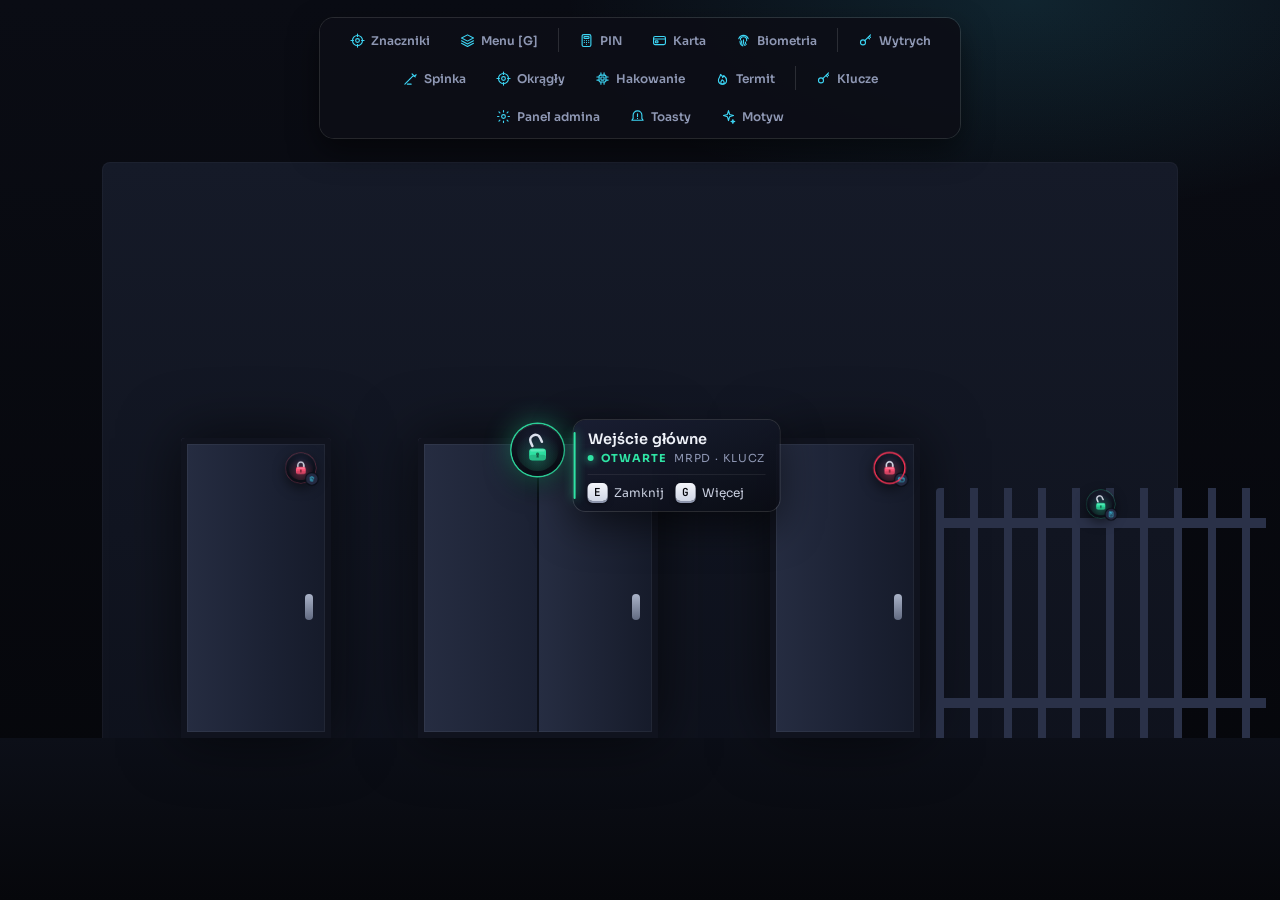
<file: dp-doorlock/html/index.html>
<!DOCTYPE html>
<html lang="pl">
<head>
  <meta charset="utf-8">
  <meta name="viewport" content="width=device-width, initial-scale=1">
  <title>dp-doorlock</title>
  <link rel="preconnect" href="https://fonts.googleapis.com">
  <link href="https://fonts.googleapis.com/css2?family=Sora:wght@400;500;600;700&family=JetBrains+Mono:wght@400;500;600;700&display=swap" rel="stylesheet">
  <link rel="stylesheet" href="css/style.css">
  <link rel="stylesheet" href="css/panels.css">
  <link rel="stylesheet" href="css/games.css">
  <link rel="stylesheet" href="css/admin.css">
</head>
<body data-theme="aurora">
  <div id="scene"><div class="wall"></div><div class="floor"></div></div>
  <div id="demobar"></div>
  <div id="chips"></div>
  <div id="layer"></div>
  <div id="toasts"></div>

  <script src="js/util.js"></script>
  <script src="js/audio.js"></script>
  <script src="js/chips.js"></script>
  <script src="js/radial.js"></script>
  <script src="js/keypad.js"></script>
  <script src="js/reader.js"></script>
  <script src="js/misc.js"></script>
  <script src="js/lockpick.js"></script>
  <script src="js/hack.js"></script>
  <script src="js/admin.js"></script>
  <script src="js/app.js"></script>
</body>
</html>
</file>
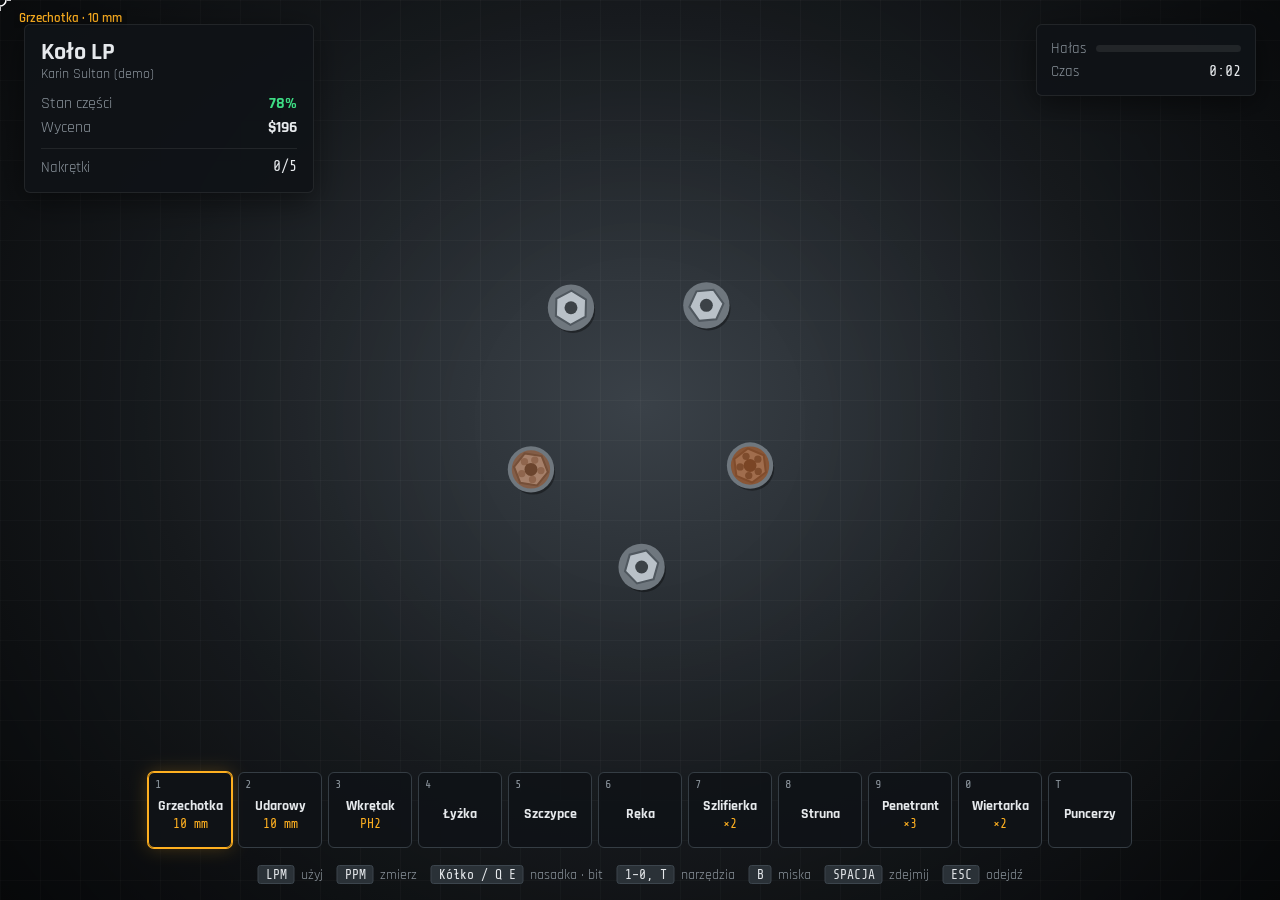
<file: dp-dziupla/html/index.html>
<!DOCTYPE html>
<html lang="pl">
<head>
  <meta charset="utf-8">
  <title>dp-dziupla</title>
  <link rel="preconnect" href="https://fonts.googleapis.com">
  <link href="https://fonts.googleapis.com/css2?family=Rajdhani:wght@500;600;700&family=Share+Tech+Mono&display=swap" rel="stylesheet">
  <link rel="stylesheet" href="css/style.css">
</head>
<body>
  <div id="toasts"></div>

  <!-- HUD stanowiska rozbiórki -->
  <div id="bayhud" class="panel hidden"></div>

  <!-- Demontaż części (nakładka na kamerę z gry) -->
  <div id="part" class="hidden">
    <canvas id="pcv"></canvas>
    <div id="p-card" class="panel"></div>
    <div id="p-side" class="panel"></div>
    <div id="p-tip" class="hidden"></div>
    <div id="p-hint"></div>
    <div id="p-remove" class="hidden"><b></b><i><s></s></i></div>
    <div id="p-tools"></div>
    <div id="p-keys">
      <span class="key"><b>LPM</b>użyj</span><span class="key"><b>PPM</b>zmierz</span>
      <span class="key"><b>Kółko / Q E</b>nasadka · bit</span><span class="key"><b>1–0, T</b>narzędzia</span>
      <span class="key"><b>B</b>miska</span><span class="key"><b>SPACJA</b>zdejmij</span><span class="key"><b>ESC</b>odejdź</span>
    </div>
    <div id="p-confirm" class="hidden"></div>
  </div>

  <!-- Minigry: wytrych / skaner / stół warsztatowy -->
  <div id="mini" class="hidden">
    <div id="m-frame">
      <div id="m-title"></div>
      <canvas id="mcv" width="960" height="560"></canvas>
      <div id="m-hint"></div>
      <div id="m-keys"></div>
    </div>
  </div>

  <!-- Laptop ChopNet -->
  <div id="laptop" class="hidden"></div>

  <!-- Okna: wybór części na stół, lakiernia -->
  <div id="modal" class="hidden"></div>

  <script src="js/util.js"></script>
  <script src="js/audio.js"></script>
  <script src="js/overlay.js"></script>
  <script src="js/mini.js"></script>
  <script src="js/laptop.js"></script>
  <script src="js/app.js"></script>
</body>
</html>
</file>
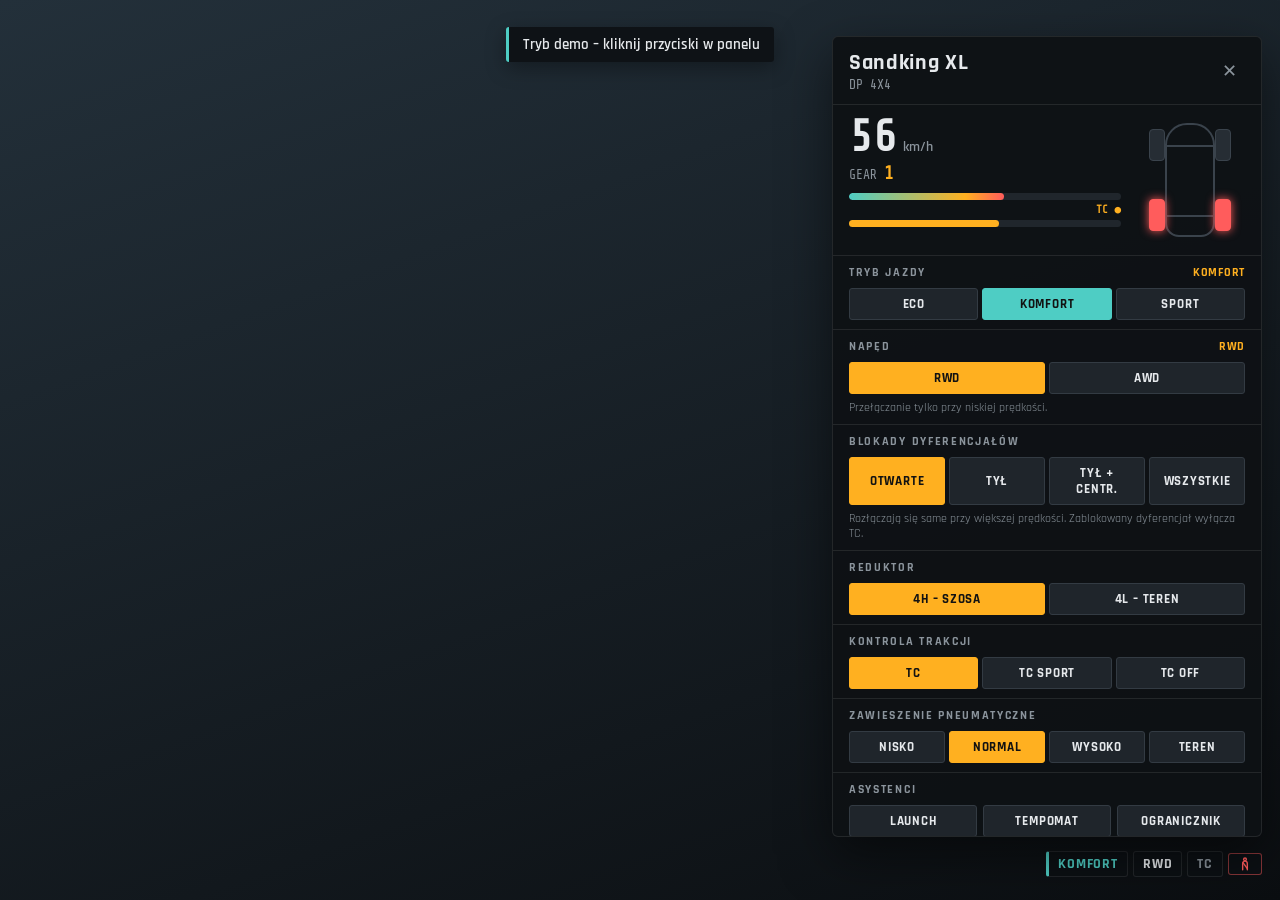
<file: dp-pojazdy/html/index.html>
<!DOCTYPE html>
<html lang="pl">
<head>
  <meta charset="utf-8">
  <title>dp-pojazdy</title>
  <link rel="preconnect" href="https://fonts.googleapis.com">
  <link href="https://fonts.googleapis.com/css2?family=Rajdhani:wght@500;600;700&family=Share+Tech+Mono&display=swap" rel="stylesheet">
  <link rel="stylesheet" href="css/style.css">
</head>
<body>
  <div id="toasts"></div>

  <!-- pasek statusu przy minimapie -->
  <div id="hud" class="hidden"></div>

  <!-- panel sterowania -->
  <div id="panel" class="hidden">
    <header>
      <div>
        <div id="p-name">Pojazd</div>
        <div id="p-plate" class="mono"></div>
      </div>
      <button class="x" id="p-close" title="Zamknij (ESC)">✕</button>
    </header>

    <section class="tele">
      <div class="gauge">
        <div class="speed"><span id="t-speed">0</span><small id="t-unit">km/h</small></div>
        <div class="gear mono">GEAR <b id="t-gear">N</b></div>
        <div class="bar rpm"><i id="t-rpm"></i></div>
        <div class="bar pwr"><i id="t-pwr"></i><em id="t-tc">TC</em></div>
      </div>
      <div class="car" id="t-car">
        <div class="body"></div>
        <div class="axle front"></div>
        <div class="axle rear"></div>
      </div>
    </section>

    <div id="p-sections"></div>
    <footer class="mono">F7 / ESC – zamknij · klawisze zmienisz w Ustawieniach → FiveM</footer>
  </div>

  <script src="js/app.js"></script>
</body>
</html>
</file>
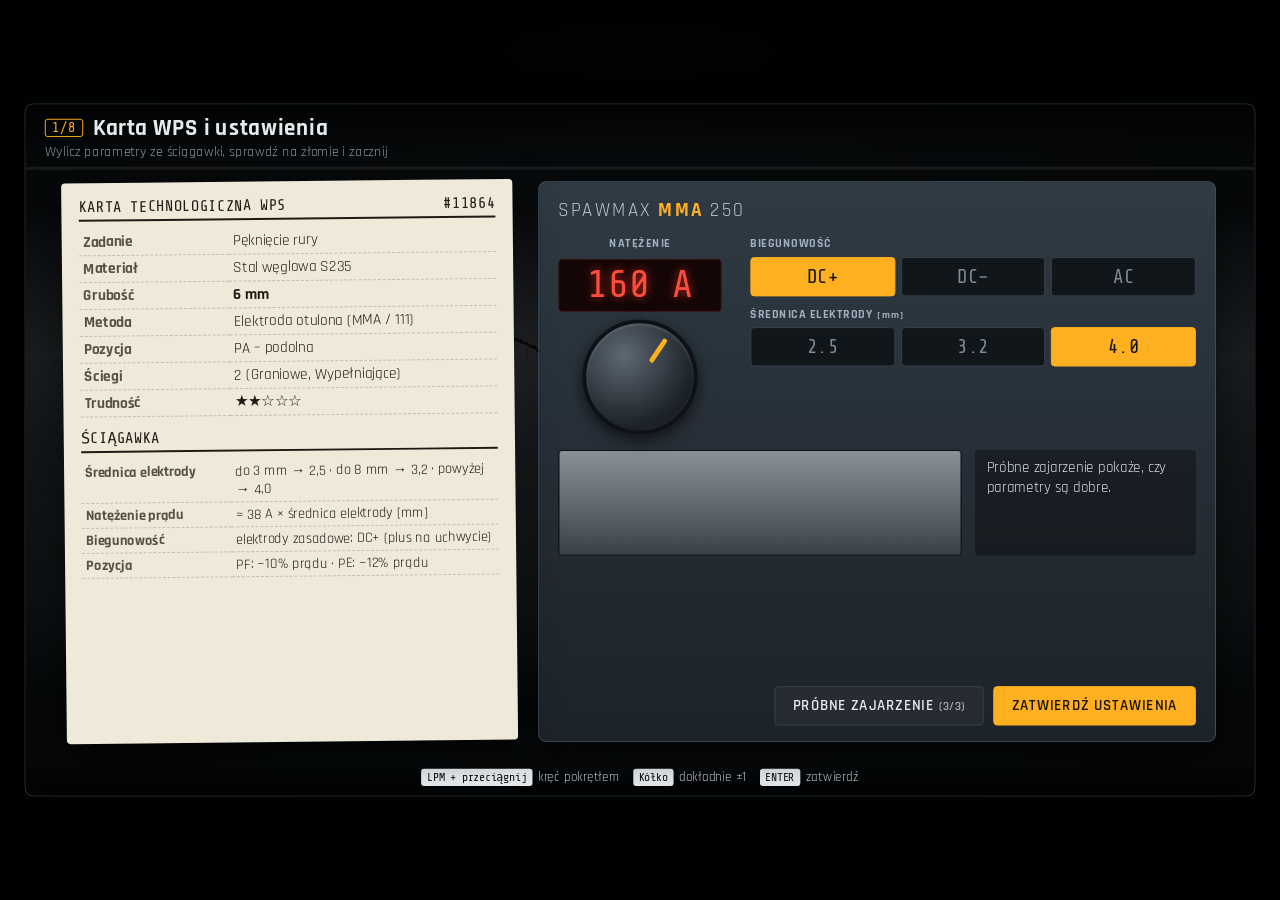
<file: dp-spawacz/html/index.html>
<!DOCTYPE html>
<html lang="pl">
<head>
  <meta charset="utf-8">
  <title>dp-spawacz</title>
  <link rel="preconnect" href="https://fonts.googleapis.com">
  <link href="https://fonts.googleapis.com/css2?family=Rajdhani:wght@500;600;700&family=Share+Tech+Mono&display=swap" rel="stylesheet">
  <link rel="stylesheet" href="css/style.css">
</head>
<body>
  <div id="toasts"></div>

  <div id="tablet" class="hidden"></div>

  <div id="game" class="hidden">
    <div id="frame">
      <canvas id="cv" width="1280" height="720"></canvas>
      <div id="hud">
        <div id="hud-top">
          <div class="titles"><div id="stageName"></div><div id="stageSub"></div></div>
          <div id="timer"></div>
          <div class="prog"><i id="progress"></i></div>
        </div>
        <div id="hud-left" class="side"></div>
        <div id="hud-right" class="side"></div>
        <div id="hud-bottom"></div>
        <div id="center-msg"></div>
        <div id="setup" class="hidden"></div>
        <div id="report" class="hidden"></div>
        <div id="intro" class="hidden"></div>
        <div id="confirm" class="hidden"></div>
      </div>
    </div>
  </div>

  <script src="js/util.js"></script>
  <script src="js/data.js"></script>
  <script src="js/audio.js"></script>
  <script src="js/render.js"></script>
  <script src="js/game.js"></script>
  <script src="js/stages/setup.js"></script>
  <script src="js/stages/prep.js"></script>
  <script src="js/stages/drill.js"></script>
  <script src="js/stages/tack.js"></script>
  <script src="js/stages/weld.js"></script>
  <script src="js/stages/finish.js"></script>
  <script src="js/stages/report.js"></script>
  <script src="js/tablet.js"></script>
  <script src="js/app.js"></script>
</body>
</html>
</file>
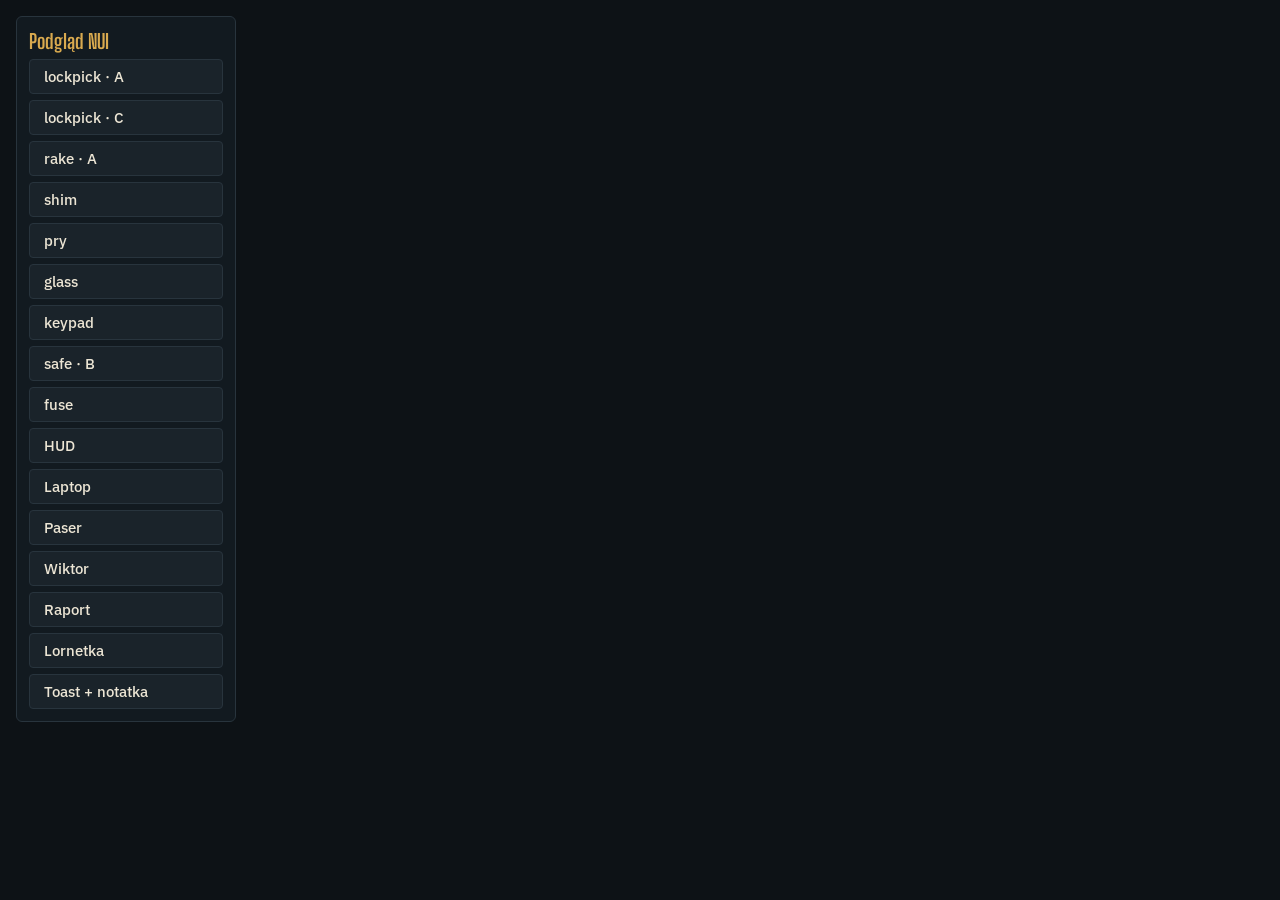
<file: dp-wlamywacz/html/index.html>
<!doctype html>
<html lang="pl">
<head>
<meta charset="utf-8">
<meta name="viewport" content="width=device-width,initial-scale=1">
<title>dp-wlamywacz</title>
<link rel="preconnect" href="https://fonts.googleapis.com">
<link rel="preconnect" href="https://fonts.gstatic.com" crossorigin>
<link rel="stylesheet" href="https://fonts.googleapis.com/css2?family=Big+Shoulders+Display:wght@600;800&family=Caveat:wght@500;700&family=IBM+Plex+Mono:wght@400;500&family=IBM+Plex+Sans:wght@400;500;600&display=swap">
<link rel="stylesheet" href="css/style.css">
</head>
<body>
  <!-- HUD włamania (UIX-01) -->
  <div id="hud" class="hud" hidden>
    <div class="hud-head">
      <span id="hud-house" class="hud-house"></span>
      <span id="hud-room" class="hud-room"></span>
    </div>
    <div class="hud-row"><span class="lbl">Hałas</span><span class="meter noise"><i id="hud-noise"></i></span></div>
    <div class="hud-row"><span class="lbl">Widać cię</span><span class="meter vis"><i id="hud-vis"></i></span></div>
    <div class="hud-row" id="hud-cam-row" hidden><span class="lbl">Kamera</span><span class="meter cam"><i id="hud-cam"></i></span></div>
    <div class="hud-chips">
      <span id="hud-alert" class="chip calm">spokój</span>
      <span id="hud-alarm" class="chip alarm" hidden></span>
      <span id="hud-police" class="chip bad" hidden></span>
      <span id="hud-calling" class="chip bad" hidden>dzwoni na policję!</span>
    </div>
    <div class="hud-row small"><span class="lbl">Torba</span><b id="hud-bag">0 / 6 kg</b><span id="hud-carry" class="carry" hidden></span></div>
    <div class="hud-tools">
      <span id="t-gloves" class="tool" title="Rękawiczki">RĘK</span>
      <span id="t-mask" class="tool" title="Maska">MASKA</span>
      <span id="t-light" class="tool" title="Latarka">LATARKA</span>
      <span id="hud-hidden" class="chip calm" hidden>ukryty</span>
      <span class="meter breath" id="hud-breath-wrap" hidden><i id="hud-breath"></i></span>
    </div>
  </div>

  <div id="toasts" class="toasts"></div>
  <div id="signal" class="signal" hidden></div>
  <div id="progress" class="progress" hidden><div class="p-label" id="p-label"></div><div class="p-bar"><i id="p-fill"></i></div><div class="p-hint">X – przerwij</div></div>

  <!-- lornetka (REK-01) -->
  <div id="bino" class="bino" hidden>
    <div class="bino-mask"></div>
    <div class="bino-reticle"></div>
    <div class="bino-info"><b id="bino-target">—</b><span id="bino-zoom"></span><div class="bino-prog"><i id="bino-prog"></i></div><div id="bino-rating" class="bino-rating"></div></div>
    <div class="bino-help">kółko: zoom · E: oznacz dla ekipy · PPM / Backspace: wyjdź</div>
  </div>

  <!-- minigry (UIX-08) -->
  <div id="game" class="game" hidden>
    <div class="game-box">
      <div class="game-head"><b id="game-title"></b><span id="game-sub"></span></div>
      <div class="game-stage"><canvas id="game-cv" width="800" height="600" tabindex="0"></canvas><div id="game-warn" class="game-warn"></div></div>
      <div class="game-help" id="game-help"></div>
    </div>
  </div>

  <!-- okna: laptop, paser, dialog, dowody -->
  <div id="window" class="window" hidden></div>

  <!-- raport po włamaniu (UIX-14) -->
  <div id="report" class="report" hidden></div>

  <!-- tryb podglądu w przeglądarce (UIX-09) -->
  <div id="demo" class="demo" hidden></div>

  <script src="js/util.js"></script>
  <script src="js/audio.js"></script>
  <script src="js/hud.js"></script>
  <script src="js/windows.js"></script>
  <script src="js/games/host.js"></script>
  <script src="js/games/lockpick.js"></script>
  <script src="js/games/rake.js"></script>
  <script src="js/games/shim.js"></script>
  <script src="js/games/pry.js"></script>
  <script src="js/games/glass.js"></script>
  <script src="js/games/keypad.js"></script>
  <script src="js/games/safe.js"></script>
  <script src="js/games/fuse.js"></script>
  <script src="js/app.js"></script>
</body>
</html>
</file>
<file: dp-doorlock/html/css/style.css>
/* ==========================================================================
   dp-doorlock – NUI: tokeny, motywy, podstawy, znaczniki, toasty, postęp
   Zgodność z CEF FiveM (Chromium ~103): bez color-mix(), :has(), backdrop-filter
   (NUI i tak nie widzi gry pod spodem – głębię budujemy gradientem i światłem).
   Animacje wyłącznie na transform / opacity.
   ========================================================================== */
:root {
  --ink-0: #06070c; --ink-1: #0b0e17; --ink-2: #121625; --ink-3: #1a1f33; --ink-4: #242a42;
  --line: rgba(255, 255, 255, 0.07); --line-2: rgba(255, 255, 255, 0.13);
  --txt: #eef1f8; --mute: #8e97b3; --dim: #5b6484;

  --acc: #8b7bff; --acc-rgb: 139, 123, 255;
  --acc2: #3dd6f5; --acc2-rgb: 61, 214, 245;
  --grad: linear-gradient(135deg, var(--acc), var(--acc2));

  --locked: #ff5277;   --locked-rgb: 255, 82, 119;
  --open: #2fe3a4;     --open-rgb: 47, 227, 164;
  --broken: #ffb23f;   --broken-rgb: 255, 178, 63;
  --lockdown: #ff3355; --lockdown-rgb: 255, 51, 85;
  --info: #56b6ff;     --info-rgb: 86, 182, 255;

  --font: 'Sora', 'Segoe UI', system-ui, sans-serif;
  --mono: 'JetBrains Mono', ui-monospace, Consolas, monospace;
  --r: 14px;
  --ease: cubic-bezier(.2, .9, .25, 1);
  --spring: cubic-bezier(.34, 1.56, .64, 1);
}

/* ---------------- motywy ---------------- */
body[data-theme='noir'] {
  --acc: #e8c872; --acc-rgb: 232, 200, 114; --acc2: #f5e6b8; --acc2-rgb: 245, 230, 184;
  --ink-1: #0c0c0d; --ink-2: #141415; --ink-3: #1d1d1f; --ink-4: #2a2a2d; --mute: #a39f94;
}
body[data-theme='ember'] {
  --acc: #ff7a45; --acc-rgb: 255, 122, 69; --acc2: #ffcc4d; --acc2-rgb: 255, 204, 77;
  --ink-1: #120b0a; --ink-2: #1b1110; --ink-3: #251816; --ink-4: #33211e; --mute: #b39a93;
}
body[data-theme='ice'] {
  --acc: #5ec8ff; --acc-rgb: 94, 200, 255; --acc2: #b8f3ff; --acc2-rgb: 184, 243, 255;
  --ink-1: #08111a; --ink-2: #0e1a26; --ink-3: #152434; --ink-4: #1e3246; --mute: #8fb0c9;
}

* { box-sizing: border-box; margin: 0; padding: 0; }
html, body { width: 100%; height: 100%; overflow: hidden; background: transparent; font-family: var(--font); color: var(--txt); user-select: none; -webkit-font-smoothing: antialiased; }
.hidden { display: none !important; }
button { font: inherit; color: inherit; background: none; border: 0; cursor: pointer; }
input, select, textarea { font: inherit; color: inherit; }
.ic { width: 1em; height: 1em; display: block; flex: none; }
kbd {
  font: 600 11px/1 var(--mono); color: var(--ink-0); background: linear-gradient(#f4f6fb, #cfd5e4);
  border-radius: 5px; padding: 4px 6px 3px; box-shadow: 0 2px 0 #8d95ab, 0 3px 6px rgba(0,0,0,.4); min-width: 20px; text-align: center; display: inline-block;
}

/* ==========================================================================
   ZNACZNIKI W ŚWIECIE
   ========================================================================== */
#chips { position: fixed; inset: 0; pointer-events: none; overflow: hidden; }
.chip {
  position: absolute; left: 0; top: 0; will-change: transform; transform-origin: 0 0;
  --c: var(--locked); --c-rgb: var(--locked-rgb);
  opacity: 0; transition: opacity .25s ease;
}
.chip.vis { opacity: 1; }
.chip.s-open     { --c: var(--open);     --c-rgb: var(--open-rgb); }
.chip.s-broken   { --c: var(--broken);   --c-rgb: var(--broken-rgb); }
.chip.s-lockdown { --c: var(--lockdown); --c-rgb: var(--lockdown-rgb); }

.chip-ico {
  position: absolute; left: -26px; top: -26px; width: 52px; height: 52px; border-radius: 50%;
  background: radial-gradient(circle at 50% 30%, var(--ink-3), var(--ink-1) 70%);
  box-shadow: 0 0 0 1px rgba(var(--c-rgb), .45), 0 8px 22px rgba(0,0,0,.55), inset 0 1px 0 rgba(255,255,255,.08);
  display: grid; place-items: center; transform: scale(.72); transition: transform .35s var(--spring), box-shadow .3s;
}
.chip.f .chip-ico { transform: scale(1); box-shadow: 0 0 0 1.5px rgba(var(--c-rgb), .9), 0 0 28px rgba(var(--c-rgb), .45), 0 10px 26px rgba(0,0,0,.6), inset 0 1px 0 rgba(255,255,255,.1); }
.chip-ico::before { /* delikatna poświata w kolorze stanu */
  content: ''; position: absolute; inset: 5px; border-radius: 50%;
  background: radial-gradient(circle at 50% 70%, rgba(var(--c-rgb), .28), transparent 70%);
}
.padlock { width: 32px; height: 32px; position: relative; overflow: visible; }
.pl-body { fill: var(--c); transition: fill .3s; }
.pl-shackle { stroke: #dde2ee; transform-origin: 13.5px 19px; transition: transform .45s var(--spring); }
.s-open .pl-shackle { transform: translateY(-4px) rotate(-24deg); }
.s-broken .pl-shackle { transform: translate(3px, -7px) rotate(38deg); stroke: #9aa0ae; }

.chip-ring { position: absolute; inset: -3px; width: 58px; height: 58px; transform: rotate(-90deg); pointer-events: none; }
.chip-ring circle { fill: none; stroke: var(--c); stroke-width: 2.5; stroke-linecap: round; stroke-dasharray: 169.6; stroke-dashoffset: 169.6; opacity: 0; transition: opacity .3s; }
.chip.auto .chip-ring circle { opacity: 1; }

.chip-sec { /* mała plakietka rodzaju zabezpieczenia */
  position: absolute; right: -3px; bottom: -3px; width: 20px; height: 20px; border-radius: 50%;
  background: var(--ink-4); box-shadow: 0 0 0 2px var(--ink-1); color: var(--acc2); display: grid; place-items: center; font-size: 12px;
}
.chip-sec:empty { display: none; }

/* blokada budynku – pasy ostrzegawcze */
.s-lockdown .chip-ico::after {
  content: ''; position: absolute; inset: -6px; border-radius: 50%;
  background: repeating-linear-gradient(45deg, rgba(var(--lockdown-rgb), .55) 0 5px, transparent 5px 10px);
  -webkit-mask: radial-gradient(circle, transparent 28px, #000 29px);
  animation: spin 6s linear infinite;
}
/* alarm – pulsujące fale */
.chip.alarm .chip-ico { animation: alarmGlow 1s ease-in-out infinite; }
.chip.alarm .chip-ico::after {
  content: ''; position: absolute; inset: 0; border-radius: 50%; border: 2px solid var(--lockdown);
  animation: ripple 1s ease-out infinite;
}

.chip-card {
  position: absolute; left: 36px; top: -30px; min-width: 190px; padding: 10px 14px 10px 14px; border-radius: 12px;
  background: linear-gradient(160deg, rgba(26, 31, 51, .96), rgba(10, 12, 20, .94));
  box-shadow: 0 0 0 1px var(--line-2), 0 14px 40px rgba(0,0,0,.55);
  opacity: 0; transform: translateX(-10px) scale(.96); transform-origin: 0 50%;
  transition: opacity .22s ease, transform .35s var(--ease); white-space: nowrap;
}
.chip-card::before { /* akcent w kolorze stanu */
  content: ''; position: absolute; left: 0; top: 12px; bottom: 12px; width: 2px; border-radius: 2px; background: var(--c); box-shadow: 0 0 10px var(--c);
}
.chip.f .chip-card { opacity: 1; transform: none; }
.chip-name { font-size: 14.5px; font-weight: 600; letter-spacing: .01em; }
.chip-sub { display: flex; align-items: center; gap: 7px; margin-top: 3px; font-size: 11px; color: var(--mute); letter-spacing: .08em; text-transform: uppercase; }
.chip-sub b { color: var(--c); font-weight: 700; }
.chip-sub .dot { width: 6px; height: 6px; border-radius: 50%; background: var(--c); box-shadow: 0 0 8px var(--c); }
.chip-keys { display: flex; gap: 12px; margin-top: 9px; padding-top: 8px; border-top: 1px solid var(--line); font-size: 12px; color: #c9cfdf; }
.chip-keys span { display: inline-flex; align-items: center; gap: 6px; }
.chip-auto { font: 500 11px var(--mono); color: var(--c); margin-left: auto; }

/* efekty akcji */
.chip.fx-ok .chip-ico::after {
  content: ''; position: absolute; inset: 0; border-radius: 50%; border: 2px solid var(--c); animation: ripple .7s ease-out;
}
.chip.fx-deny .chip-ico { animation: shake .45s ease; box-shadow: 0 0 0 2px var(--lockdown), 0 0 30px rgba(var(--lockdown-rgb), .6); }

@keyframes spin { to { transform: rotate(360deg); } }
@keyframes ripple { from { transform: scale(1); opacity: .9; } to { transform: scale(1.9); opacity: 0; } }
@keyframes alarmGlow { 50% { box-shadow: 0 0 0 2px var(--lockdown), 0 0 36px rgba(var(--lockdown-rgb), .8); } }
@keyframes shake { 20% { transform: translateX(-6px); } 40% { transform: translateX(5px); } 60% { transform: translateX(-3px); } 80% { transform: translateX(2px); } }
@keyframes fadeUp { from { opacity: 0; transform: translateY(14px) scale(.98); } to { opacity: 1; transform: none; } }
@keyframes pop { from { opacity: 0; transform: scale(.9); } to { opacity: 1; transform: none; } }

/* ==========================================================================
   TOASTY
   ========================================================================== */
#toasts { position: fixed; top: 28px; right: 28px; display: flex; flex-direction: column; gap: 10px; z-index: 50; align-items: flex-end; }
.toast {
  --c: var(--info); --c-rgb: var(--info-rgb);
  position: relative; display: flex; align-items: center; gap: 12px; min-width: 280px; max-width: 400px; overflow: hidden;
  padding: 12px 16px 13px 12px; border-radius: 13px; font-size: 13.5px; font-weight: 500; line-height: 1.35;
  background: linear-gradient(160deg, rgba(26, 31, 51, .97), rgba(11, 14, 23, .96));
  box-shadow: 0 0 0 1px var(--line-2), 0 16px 40px rgba(0,0,0,.5);
  opacity: 0; transform: translateX(30px); transition: opacity .3s, transform .45s var(--spring);
}
.toast.in { opacity: 1; transform: none; }
.toast.out { opacity: 0; transform: translateX(30px) scale(.96); transition: opacity .3s, transform .3s; }
.toast.success { --c: var(--open); --c-rgb: var(--open-rgb); }
.toast.error { --c: var(--locked); --c-rgb: var(--locked-rgb); }
.toast.warn { --c: var(--broken); --c-rgb: var(--broken-rgb); }
.toast.alarm { --c: var(--lockdown); --c-rgb: var(--lockdown-rgb); animation: alarmGlow 1s infinite; }
.t-ic { width: 32px; height: 32px; border-radius: 10px; display: grid; place-items: center; font-size: 17px; color: var(--c); background: rgba(var(--c-rgb), .14); box-shadow: inset 0 0 0 1px rgba(var(--c-rgb), .3); flex: none; }
.t-bar { position: absolute; left: 0; bottom: 0; height: 2px; width: 100%; background: var(--c); transform-origin: 0 0; animation: bar var(--t) linear forwards; opacity: .8; }
@keyframes bar { to { transform: scaleX(0); } }

/* ==========================================================================
   POSTĘP AKCJI (termit, taran, naprawa)
   ========================================================================== */
#progress { position: fixed; left: 50%; bottom: 13vh; transform: translateX(-50%); display: flex; align-items: center; gap: 16px; padding: 14px 22px 14px 14px; border-radius: 999px;
  background: linear-gradient(160deg, rgba(26, 31, 51, .96), rgba(10, 12, 20, .95)); box-shadow: 0 0 0 1px var(--line-2), 0 18px 50px rgba(0,0,0,.55); animation: fadeUp .35s var(--ease); }
.pg-ring { position: relative; width: 58px; height: 58px; }
.pg-ring svg { position: absolute; inset: 0; transform: rotate(-90deg); }
.pg-ring circle { fill: none; stroke-width: 4; }
.pg-ring .bg { stroke: var(--ink-4); }
.pg-ring .fg { stroke: url(#pgGrad); stroke-linecap: round; stroke-dasharray: 163.4; stroke-dashoffset: 163.4; }
.pg-ring .ic { position: absolute; inset: 17px; width: 24px; height: 24px; color: var(--acc2); }
.pg-txt b { display: block; font-size: 15px; font-weight: 600; }
.pg-txt span { font: 500 12px var(--mono); color: var(--mute); }
#progress.done { animation: pop .3s reverse forwards; }
#progress.fail .fg { stroke: var(--locked); }

/* ==========================================================================
   TRYB WYBORU DRZWI (admin)
   ========================================================================== */
#pickhud { position: fixed; left: 50%; bottom: 6vh; transform: translateX(-50%); display: flex; align-items: center; gap: 20px; padding: 12px 20px; border-radius: 16px;
  background: linear-gradient(160deg, rgba(26, 31, 51, .97), rgba(10, 12, 20, .96)); box-shadow: 0 0 0 1px rgba(var(--acc-rgb), .5), 0 0 40px rgba(var(--acc-rgb), .2); font-size: 13px; animation: fadeUp .35s var(--ease); }
#pickhud .ttl { display: flex; align-items: center; gap: 10px; font-weight: 600; font-size: 14px; color: var(--acc); }
#pickhud .ttl .ic { font-size: 20px; }
#pickhud span { display: inline-flex; align-items: center; gap: 7px; color: #c9cfdf; }
#pickhud .cnt { font: 600 13px var(--mono); color: var(--open); }
#crosshair { position: fixed; left: 50%; top: 50%; width: 26px; height: 26px; margin: -13px 0 0 -13px; color: var(--acc); filter: drop-shadow(0 0 6px rgba(var(--acc-rgb), .8)); }

/* ==========================================================================
   WARSTWA MODALNA + PRZYCISKI + FORMULARZE (wspólne dla paneli)
   ========================================================================== */
#layer { position: fixed; inset: 0; display: none; place-items: center; }
#layer.show { display: grid; background: radial-gradient(ellipse at center, rgba(6, 7, 12, .35), rgba(6, 7, 12, .78)); animation: fadeIn .25s ease; }
#layer.l-radial { background: radial-gradient(circle at center, rgba(6, 7, 12, .25), rgba(6, 7, 12, .7) 60%); }
@keyframes fadeIn { from { opacity: 0; } }

.btn {
  display: inline-flex; align-items: center; justify-content: center; gap: 8px; height: 38px; padding: 0 16px; border-radius: 10px; white-space: nowrap; flex: none;
  font-size: 13px; font-weight: 600; letter-spacing: .01em; color: var(--txt);
  background: linear-gradient(180deg, var(--ink-4), var(--ink-3)); box-shadow: inset 0 0 0 1px var(--line-2), 0 2px 6px rgba(0,0,0,.3);
  transition: transform .15s, box-shadow .2s, filter .2s;
}
.btn:hover { filter: brightness(1.18); }
.btn:active { transform: translateY(1px) scale(.98); }
.btn:disabled { opacity: .4; pointer-events: none; }
.btn .ic { font-size: 16px; }
.btn.pri { color: #0b0a1a; background: var(--grad); box-shadow: 0 6px 20px rgba(var(--acc-rgb), .35), inset 0 1px 0 rgba(255,255,255,.35); }
.btn.good { color: #03140d; background: linear-gradient(180deg, #54f0b9, var(--open)); }
.btn.bad { color: #fff; background: linear-gradient(180deg, #ff6b8c, #e0385f); box-shadow: 0 6px 18px rgba(var(--locked-rgb), .3); }
.btn.ghost { background: transparent; box-shadow: inset 0 0 0 1px var(--line-2); }
.btn.sm { height: 30px; padding: 0 11px; font-size: 12px; border-radius: 8px; }
.btn.icon { width: 38px; padding: 0; }
.btn.sm.icon { width: 30px; }

.inp {
  height: 38px; width: 100%; padding: 0 12px; border-radius: 10px; border: 0; outline: 0; font-size: 13px;
  background: var(--ink-1); box-shadow: inset 0 0 0 1px var(--line-2); transition: box-shadow .2s;
}
.inp:focus { box-shadow: inset 0 0 0 1.5px var(--acc), 0 0 0 4px rgba(var(--acc-rgb), .15); }
.inp.mono { font-family: var(--mono); font-size: 12.5px; }
.field { display: flex; flex-direction: column; gap: 7px; }
.field > label { font-size: 11px; font-weight: 600; letter-spacing: .1em; text-transform: uppercase; color: var(--mute); display: flex; justify-content: space-between; }
.field > label em { font-style: normal; color: var(--acc2); font-family: var(--mono); letter-spacing: 0; text-transform: none; }
.hint { font-size: 11.5px; color: var(--dim); line-height: 1.45; }

/* przełącznik */
.sw { position: relative; width: 42px; height: 24px; flex: none; }
.sw input { position: absolute; opacity: 0; inset: 0; cursor: pointer; z-index: 1; margin: 0; }
.sw i { position: absolute; inset: 0; border-radius: 999px; background: var(--ink-4); box-shadow: inset 0 0 0 1px var(--line-2); transition: background .25s; }
.sw i::after { content: ''; position: absolute; left: 3px; top: 3px; width: 18px; height: 18px; border-radius: 50%; background: #cfd5e4; box-shadow: 0 2px 5px rgba(0,0,0,.4); transition: transform .3s var(--spring), background .25s; }
.sw input:checked + i { background: var(--grad); }
.sw input:checked + i::after { transform: translateX(18px); background: #fff; }

/* suwak */
.rng { -webkit-appearance: none; width: 100%; height: 6px; border-radius: 6px; outline: 0; cursor: pointer;
  background: linear-gradient(90deg, var(--acc) 0, var(--acc2) var(--v, 0%), var(--ink-4) var(--v, 0%)); }
.rng::-webkit-slider-thumb { -webkit-appearance: none; width: 18px; height: 18px; border-radius: 50%; background: #fff; box-shadow: 0 0 0 4px rgba(var(--acc-rgb), .35), 0 2px 6px rgba(0,0,0,.5); }

/* przyciski segmentowe */
.seg { display: flex; gap: 6px; padding: 4px; border-radius: 12px; background: var(--ink-1); box-shadow: inset 0 0 0 1px var(--line); }
.seg button { flex: 1; display: flex; flex-direction: column; align-items: center; gap: 5px; padding: 9px 6px; border-radius: 9px; font-size: 11.5px; color: var(--mute); transition: background .2s, color .2s; }
.seg button .ic { font-size: 19px; }
.seg button:hover { color: var(--txt); background: rgba(255,255,255,.03); }
.seg button.on { color: var(--txt); background: linear-gradient(180deg, var(--ink-4), var(--ink-3)); box-shadow: inset 0 0 0 1px rgba(var(--acc-rgb), .55), 0 4px 14px rgba(var(--acc-rgb), .18); }
.seg button.on .ic { color: var(--acc2); }

/* chipsy (lista prac, przedmiotów) */
.tags { display: flex; flex-wrap: wrap; gap: 6px; padding: 6px; min-height: 42px; border-radius: 10px; background: var(--ink-1); box-shadow: inset 0 0 0 1px var(--line-2); align-items: center; }
.tag { display: inline-flex; align-items: center; gap: 6px; height: 28px; padding: 0 6px 0 10px; border-radius: 8px; font-size: 12px; font-weight: 500; background: rgba(var(--acc-rgb), .14); box-shadow: inset 0 0 0 1px rgba(var(--acc-rgb), .35); }
.tag em { font: 500 11px var(--mono); font-style: normal; color: var(--acc2); }
.tag button { width: 18px; height: 18px; border-radius: 5px; display: grid; place-items: center; font-size: 11px; color: var(--mute); }
.tag button:hover { background: rgba(255,255,255,.1); color: var(--txt); }
.tags input { flex: 1; min-width: 90px; height: 28px; border: 0; outline: 0; background: none; font-size: 12.5px; padding: 0 4px; }

/* pasek przewijania */
::-webkit-scrollbar { width: 8px; height: 8px; }
::-webkit-scrollbar-thumb { background: var(--ink-4); border-radius: 8px; border: 2px solid transparent; background-clip: padding-box; }
::-webkit-scrollbar-track { background: transparent; }

/* ==========================================================================
   TRYB DEMO (przeglądarka)
   ========================================================================== */
body.demo { background: #05060a; }
body.demo #scene { display: block; }
#scene { display: none; position: fixed; inset: 0; overflow: hidden; background:
  radial-gradient(ellipse 80% 60% at 50% 110%, rgba(var(--acc-rgb), .22), transparent 60%),
  radial-gradient(ellipse 60% 40% at 80% 0%, rgba(var(--acc2-rgb), .12), transparent 60%),
  linear-gradient(180deg, #0a0c14, #05060a); }
#scene .wall { position: absolute; inset: 18% 8% 0; background: linear-gradient(180deg, #151a28, #0d101a); border-radius: 8px 8px 0 0; box-shadow: inset 0 0 0 1px rgba(255,255,255,.03); }
#scene .door { position: absolute; bottom: 0; width: 150px; height: 300px; border-radius: 4px 4px 0 0; background: linear-gradient(90deg, #262d42, #1b2133 60%, #151a29); box-shadow: inset 0 0 0 6px #10131e, inset 0 0 0 7px rgba(255,255,255,.05), 0 0 60px rgba(0,0,0,.6); }
#scene .door::after { content: ''; position: absolute; right: 18px; top: 52%; width: 8px; height: 26px; border-radius: 4px; background: linear-gradient(#aab3c8, #626b82); }
#scene .door.dbl { width: 240px; background: linear-gradient(90deg, #262d42, #1b2133 49.6%, #0c0f18 49.6% 50.4%, #262d42 50.4%, #151a29); }
#scene .door.gate { width: 330px; height: 250px; background: repeating-linear-gradient(90deg, #2a3148 0 8px, transparent 8px 34px), linear-gradient(transparent 12%, #2a3148 12% 16%, transparent 16% 84%, #2a3148 84% 88%, transparent 88%); box-shadow: none; }
#scene .door.gate::after { display: none; }
#scene .floor { position: absolute; left: 0; right: 0; bottom: 0; height: 18%; background: linear-gradient(180deg, #0c0f18, #06070b); }

#demobar { position: fixed; left: 50%; top: 18px; transform: translateX(-50%); z-index: 100; display: none; gap: 6px; padding: 6px; border-radius: 14px; background: rgba(12, 14, 22, .92); box-shadow: 0 0 0 1px var(--line-2), 0 12px 30px rgba(0,0,0,.5); flex-wrap: wrap; justify-content: center; max-width: 96vw; }
body.demo #demobar { display: flex; }
#demobar button { height: 32px; padding: 0 12px; border-radius: 9px; font-size: 12px; font-weight: 600; color: var(--mute); display: inline-flex; align-items: center; gap: 6px; }
#demobar button:hover { color: var(--txt); background: rgba(255,255,255,.05); }
#demobar button .ic { font-size: 15px; color: var(--acc2); }
#demobar .sep { width: 1px; background: var(--line-2); margin: 4px 2px; }
</file>
<file: dp-doorlock/html/css/panels.css>
/* ==========================================================================
   Panele: menu radialne, klawiatura PIN, czytnik kart, biometria, klucze
   ========================================================================== */

/* ---------------- menu radialne ---------------- */
.radial { position: relative; width: 480px; height: 480px; animation: radialIn .45s var(--spring); }
@keyframes radialIn { from { opacity: 0; transform: scale(.82) rotate(-8deg); } }
.radial svg.wheel { position: absolute; inset: 0; overflow: visible; }
.rseg path { fill: rgba(18, 22, 37, .93); stroke: rgba(255,255,255,.07); stroke-width: 1; transition: fill .2s, filter .2s; }
.rseg .rs-glow { fill: none; stroke: transparent; stroke-width: 3; transition: stroke .2s; }
.rseg.hot path { fill: url(#rsHot); }
.rseg.hot .rs-glow { stroke: var(--acc2); filter: drop-shadow(0 0 8px rgba(var(--acc2-rgb), .9)); }
.rseg.dis path { fill: rgba(12, 14, 22, .9); }
.rseg.tone-crime.hot .rs-glow { stroke: var(--broken); filter: drop-shadow(0 0 8px rgba(var(--broken-rgb), .9)); }
.rseg.tone-danger.hot .rs-glow { stroke: var(--lockdown); filter: drop-shadow(0 0 8px rgba(var(--lockdown-rgb), .9)); }
.r-ic { position: absolute; width: 60px; height: 60px; margin: -30px 0 0 -30px; display: flex; flex-direction: column; align-items: center; justify-content: center; gap: 4px; pointer-events: none; color: #cdd3e3; transition: transform .3s var(--spring), color .2s; }
.r-ic .ic { font-size: 26px; }
.r-ic small { font-size: 9.5px; font-weight: 600; letter-spacing: .06em; text-transform: uppercase; color: var(--mute); white-space: nowrap; }
.r-ic.hot { transform: scale(1.14); color: #fff; }
.r-ic.hot .ic { color: var(--acc2); filter: drop-shadow(0 0 8px rgba(var(--acc2-rgb), .7)); }
.r-ic.dis, .r-ic.dis .ic { color: #4a5270 !important; filter: none; }
.r-ic.tone-primary .ic { color: var(--open); }
.r-ic.tone-crime .ic { color: var(--broken); }
.r-ic.tone-danger .ic { color: var(--lockdown); }
.r-ic .num { position: absolute; top: -2px; right: 4px; font: 600 9px var(--mono); color: var(--dim); }

.r-center {
  position: absolute; left: 50%; top: 50%; width: 196px; height: 196px; margin: -98px 0 0 -98px; border-radius: 50%;
  display: flex; flex-direction: column; align-items: center; justify-content: center; text-align: center; padding: 18px;
  background: radial-gradient(circle at 50% 25%, var(--ink-3), var(--ink-1) 72%);
  box-shadow: 0 0 0 1px var(--line-2), 0 0 0 8px rgba(255,255,255,.015), 0 20px 60px rgba(0,0,0,.6), inset 0 1px 0 rgba(255,255,255,.07);
  --c: var(--locked); --c-rgb: var(--locked-rgb);
}
.r-center.s-open { --c: var(--open); --c-rgb: var(--open-rgb); }
.r-center.s-broken { --c: var(--broken); --c-rgb: var(--broken-rgb); }
.r-center.s-lockdown { --c: var(--lockdown); --c-rgb: var(--lockdown-rgb); }
.r-center .padlock { width: 44px; height: 44px; filter: drop-shadow(0 0 14px rgba(var(--c-rgb), .55)); }
.r-center .rc-name { margin-top: 6px; font-size: 14px; font-weight: 600; line-height: 1.25; max-width: 150px; }
.r-center .rc-grp { font-size: 10.5px; letter-spacing: .12em; text-transform: uppercase; color: var(--mute); margin-top: 3px; }
.r-center .rc-opt { margin-top: 10px; min-height: 30px; font-size: 12px; color: var(--acc2); font-weight: 600; }
.r-center .rc-opt small { display: block; font-weight: 400; font-size: 11px; color: var(--mute); margin-top: 2px; }
.r-center .rc-opt.dis { color: var(--dim); }
.r-hint { position: absolute; left: 50%; bottom: -44px; transform: translateX(-50%); font-size: 12px; color: var(--mute); display: flex; gap: 14px; white-space: nowrap; }
.r-hint span { display: inline-flex; gap: 6px; align-items: center; }

/* ---------------- urządzenia: wspólna obudowa ---------------- */
.device {
  position: relative; border-radius: 26px; padding: 22px;
  background:
    linear-gradient(160deg, rgba(255,255,255,.06), transparent 30%),
    repeating-linear-gradient(90deg, rgba(255,255,255,.012) 0 1px, transparent 1px 3px),
    linear-gradient(180deg, #232a3f, #141828 55%, #0e111c);
  box-shadow: 0 0 0 1px rgba(255,255,255,.09), 0 0 0 7px #0a0c13, 0 0 0 8px rgba(255,255,255,.05), 0 40px 90px rgba(0,0,0,.7), inset 0 1px 0 rgba(255,255,255,.12);
  animation: deviceIn .5s var(--spring);
}
@keyframes deviceIn { from { opacity: 0; transform: translateY(30px) scale(.94); } }
.device .screw { position: absolute; width: 9px; height: 9px; border-radius: 50%; background: radial-gradient(circle at 35% 35%, #8c93a8, #3a4054 70%); box-shadow: inset 0 0 0 1px rgba(0,0,0,.4); }
.device .screw::after { content: ''; position: absolute; left: 1px; right: 1px; top: 4px; height: 1px; background: rgba(0,0,0,.55); transform: rotate(35deg); }
.device .screw.tl { left: 10px; top: 10px; } .device .screw.tr { right: 10px; top: 10px; }
.device .screw.bl { left: 10px; bottom: 10px; } .device .screw.br { right: 10px; bottom: 10px; }
.dev-head { display: flex; align-items: center; gap: 10px; margin-bottom: 14px; padding: 0 6px; }
.dev-head .t b { display: block; font-size: 14px; font-weight: 600; }
.dev-head .t span { font-size: 10.5px; letter-spacing: .14em; text-transform: uppercase; color: var(--mute); }
.led { width: 10px; height: 10px; border-radius: 50%; margin-left: auto; background: #3a1420; box-shadow: inset 0 0 0 1px rgba(0,0,0,.4); transition: background .2s, box-shadow .2s; }
.led.red { background: var(--locked); box-shadow: 0 0 12px var(--locked), 0 0 3px #fff inset; }
.led.green { background: var(--open); box-shadow: 0 0 12px var(--open), 0 0 3px #fff inset; }
.led.amber { background: var(--broken); box-shadow: 0 0 12px var(--broken), 0 0 3px #fff inset; animation: blink .5s steps(2) infinite; }
@keyframes blink { 50% { opacity: .25; } }
.dev-close { position: absolute; right: -54px; top: 0; width: 40px; height: 40px; border-radius: 50%; display: grid; place-items: center; font-size: 18px; color: var(--mute); background: rgba(18, 22, 37, .9); box-shadow: 0 0 0 1px var(--line-2); transition: color .2s, transform .3s var(--spring); }
.dev-close:hover { color: #fff; transform: rotate(90deg); }

/* ---------------- klawiatura PIN ---------------- */
.keypad { width: 330px; }
.lcd {
  position: relative; height: 92px; border-radius: 12px; padding: 12px 16px; overflow: hidden; margin-bottom: 18px;
  background: radial-gradient(ellipse at 50% 0%, #10332e, #071714 70%); color: #6dffcf;
  box-shadow: inset 0 0 0 1px rgba(0,0,0,.6), inset 0 6px 18px rgba(0,0,0,.6), 0 1px 0 rgba(255,255,255,.07);
  font-family: var(--mono); text-shadow: 0 0 8px rgba(109, 255, 207, .75);
}
.lcd::after { content: ''; position: absolute; inset: 0; background: repeating-linear-gradient(0deg, rgba(0,0,0,.22) 0 1px, transparent 1px 3px); pointer-events: none; }
.lcd .l1 { font-size: 10.5px; letter-spacing: .18em; opacity: .75; display: flex; justify-content: space-between; }
.lcd .l2 { font-size: 30px; letter-spacing: .32em; margin-top: 8px; white-space: nowrap; height: 40px; display: flex; align-items: center; }
.lcd .l2 i { display: inline-block; width: 14px; height: 14px; border-radius: 50%; background: currentColor; margin-right: 12px; box-shadow: 0 0 10px currentColor; animation: pop .2s var(--spring); }
.lcd .l2 .cur { width: 2px; height: 26px; background: currentColor; animation: blink 1s steps(2) infinite; }
.lcd.err { color: #ff6d8a; text-shadow: 0 0 8px rgba(255, 109, 138, .8); background: radial-gradient(ellipse at 50% 0%, #3a1019, #170609 70%); }
.lcd.ok { color: #7dffb5; }
.lcd.lock { color: #ffc46d; text-shadow: 0 0 8px rgba(255, 196, 109, .8); background: radial-gradient(ellipse at 50% 0%, #33240c, #150e04 70%); }
.keypad.shake { animation: shake .45s ease; }
.keys { display: grid; grid-template-columns: repeat(3, 1fr); gap: 11px; }
.key {
  position: relative; height: 62px; border-radius: 14px; display: flex; flex-direction: column; align-items: center; justify-content: center;
  background: linear-gradient(180deg, #2c3450, #1b2033); color: #e8ecf6;
  box-shadow: 0 4px 0 #0b0d16, 0 6px 14px rgba(0,0,0,.45), inset 0 1px 0 rgba(255,255,255,.14), inset 0 0 0 1px rgba(255,255,255,.04);
  transition: transform .08s, box-shadow .08s, background .15s;
}
.key b { font-size: 24px; font-weight: 500; line-height: 1; }
.key small { font-size: 8.5px; letter-spacing: .2em; color: var(--mute); margin-top: 4px; }
.key:hover { background: linear-gradient(180deg, #343d5c, #20263b); }
.key.down, .key:active { transform: translateY(3px); box-shadow: 0 1px 0 #0b0d16, 0 2px 6px rgba(0,0,0,.4), inset 0 1px 0 rgba(255,255,255,.1), 0 0 22px rgba(var(--acc-rgb), .45); background: linear-gradient(180deg, #3a4266, #252c46); }
.key.fn b { font-size: 18px; }
.key.fn .ic { font-size: 22px; }
.key.enter { background: linear-gradient(180deg, #2de0a0, #14a574); color: #03140d; box-shadow: 0 4px 0 #0a4a33, 0 6px 16px rgba(47, 227, 164, .3), inset 0 1px 0 rgba(255,255,255,.4); }
.key.enter small { color: rgba(3, 20, 13, .6); }
.key.clear { color: #ff9ab0; }
.kp-foot { display: flex; gap: 10px; margin-top: 16px; }
.kp-foot .btn { flex: 1; height: 42px; }

/* ---------------- czytnik kart ---------------- */
.reader { width: 400px; }
.rd-body { position: relative; height: 150px; border-radius: 16px; background: linear-gradient(180deg, #0c0f19, #151a2a); box-shadow: inset 0 0 0 1px rgba(0,0,0,.6), inset 0 8px 20px rgba(0,0,0,.5); overflow: hidden; }
.rd-screen { position: absolute; left: 16px; top: 14px; right: 16px; height: 44px; border-radius: 8px; background: #061210; box-shadow: inset 0 0 0 1px rgba(0,0,0,.6); display: flex; align-items: center; justify-content: space-between; padding: 0 14px; font: 500 12px var(--mono); color: #6dffcf; text-shadow: 0 0 8px rgba(109,255,207,.7); letter-spacing: .12em; }
.rd-screen.err { color: #ff6d8a; text-shadow: 0 0 8px rgba(255,109,138,.8); }
.rd-slot { position: absolute; left: 16px; right: 16px; top: 94px; height: 12px; border-radius: 6px; background: #000; box-shadow: inset 0 2px 4px rgba(0,0,0,.9), 0 1px 0 rgba(255,255,255,.06); }
.rd-slot::after { content: ''; position: absolute; left: 6px; right: 6px; top: 5px; height: 2px; border-radius: 2px; background: var(--acc2); box-shadow: 0 0 12px var(--acc2), 0 0 24px var(--acc2); opacity: .8; animation: slotGlow 1.6s ease-in-out infinite; }
.rd-slot.ok::after { background: var(--open); box-shadow: 0 0 14px var(--open), 0 0 30px var(--open); animation: none; opacity: 1; }
.rd-slot.err::after { background: var(--locked); box-shadow: 0 0 14px var(--locked), 0 0 30px var(--locked); animation: none; opacity: 1; }
@keyframes slotGlow { 50% { opacity: .35; } }
.rd-track { position: relative; height: 170px; margin-top: 10px; }
.rd-track .guide { position: absolute; left: 20px; right: 20px; top: 16px; display: flex; align-items: center; gap: 10px; color: var(--dim); font-size: 11px; letter-spacing: .12em; text-transform: uppercase; }
.rd-track .guide i { flex: 1; height: 1px; background: repeating-linear-gradient(90deg, var(--dim) 0 4px, transparent 4px 9px); }
.kcard {
  position: absolute; left: 0; top: 38px; width: 200px; height: 126px; border-radius: 14px; cursor: grab; overflow: hidden; touch-action: none;
  background: linear-gradient(135deg, rgba(var(--acc-rgb), 1), rgba(var(--acc2-rgb), .85) 60%, #1b1f33);
  box-shadow: 0 18px 40px rgba(0,0,0,.55), inset 0 0 0 1px rgba(255,255,255,.25); will-change: transform; transition: box-shadow .2s;
}
.kcard:active { cursor: grabbing; box-shadow: 0 26px 50px rgba(0,0,0,.6), inset 0 0 0 1px rgba(255,255,255,.35); }
.kcard::before { content: ''; position: absolute; inset: 0; background: linear-gradient(115deg, transparent 30%, rgba(255,255,255,.35) 45%, transparent 60%); transform: translateX(-60%); animation: holo 3.5s ease-in-out infinite; }
@keyframes holo { 50% { transform: translateX(60%); } }
.kcard .stripe { position: absolute; left: 0; right: 0; top: 16px; height: 22px; background: #0b0d16; opacity: .85; }
.kcard .chipx { position: absolute; left: 18px; top: 52px; width: 34px; height: 26px; border-radius: 5px; background: linear-gradient(135deg, #f7e19a, #b9923d); box-shadow: inset 0 0 0 1px rgba(0,0,0,.25); }
.kcard .chipx::after { content: ''; position: absolute; inset: 6px 8px; border: 1px solid rgba(0,0,0,.3); border-radius: 3px; }
.kcard .lbl { position: absolute; left: 18px; bottom: 14px; font: 700 11px var(--font); letter-spacing: .16em; color: rgba(10, 10, 26, .85); }
.kcard .lvl { position: absolute; right: 16px; bottom: 12px; font: 700 22px var(--mono); color: rgba(10,10,26,.8); }
.kcard .logo { position: absolute; right: 16px; top: 50px; font-size: 26px; color: rgba(10,10,26,.55); }
.rd-msg { text-align: center; font-size: 12.5px; color: var(--mute); min-height: 18px; }
.rd-msg.err { color: var(--locked); }
.rd-msg.ok { color: var(--open); }

/* ---------------- biometria ---------------- */
.bio { width: 360px; }
.bio-pad { position: relative; width: 210px; height: 250px; margin: 6px auto 18px; border-radius: 40px; cursor: pointer;
  background: radial-gradient(ellipse at 50% 40%, #0f2a33, #07131a 70%); box-shadow: inset 0 0 0 1px rgba(var(--acc2-rgb), .25), inset 0 10px 30px rgba(0,0,0,.6), 0 0 0 6px #0a0c13, 0 0 0 7px rgba(255,255,255,.05); overflow: hidden; }
.bio-pad svg { position: absolute; inset: 28px 38px; width: calc(100% - 76px); height: calc(100% - 56px); overflow: visible; }
.bio-pad .ridge { fill: none; stroke: rgba(var(--acc2-rgb), .18); stroke-width: 2.4; stroke-linecap: round; }
.bio-pad .lit { fill: none; stroke: var(--acc2); stroke-width: 2.4; stroke-linecap: round; filter: drop-shadow(0 0 4px var(--acc2)); stroke-dasharray: 400; stroke-dashoffset: 400; transition: stroke-dashoffset .35s ease; }
.bio-pad.scan .lit { stroke-dashoffset: 0; transition: stroke-dashoffset var(--dur, 1.4s) linear; }
.bio-pad.ok .lit { stroke: var(--open); filter: drop-shadow(0 0 5px var(--open)); stroke-dashoffset: 0; }
.bio-pad.err .lit { stroke: var(--locked); filter: drop-shadow(0 0 5px var(--locked)); stroke-dashoffset: 0; }
.bio-pad .beam { position: absolute; left: 10px; right: 10px; height: 3px; top: 0; border-radius: 3px; background: var(--acc2); box-shadow: 0 0 18px 4px rgba(var(--acc2-rgb), .6); opacity: 0; }
.bio-pad.scan .beam { opacity: 1; animation: beam .7s ease-in-out infinite alternate; }
@keyframes beam { from { transform: translateY(20px); } to { transform: translateY(228px); } }
.bio-pad .ring { position: absolute; inset: -2px; border-radius: 42px; box-shadow: 0 0 0 2px transparent; transition: box-shadow .3s; }
.bio-pad.ok .ring { box-shadow: 0 0 0 2px var(--open), 0 0 30px rgba(var(--open-rgb), .5); }
.bio-pad.err .ring { box-shadow: 0 0 0 2px var(--locked), 0 0 30px rgba(var(--locked-rgb), .5); }
.bio-pct { text-align: center; font: 600 13px var(--mono); color: var(--acc2); letter-spacing: .12em; min-height: 18px; }

/* ---------------- klucze cyfrowe ---------------- */
.panel {
  width: 520px; max-height: 80vh; border-radius: 22px; overflow: hidden; display: flex; flex-direction: column;
  background: linear-gradient(170deg, rgba(28, 33, 54, .98), rgba(11, 14, 23, .98));
  box-shadow: 0 0 0 1px var(--line-2), 0 40px 90px rgba(0,0,0,.65); animation: deviceIn .45s var(--spring);
}
.pn-head { position: relative; padding: 22px 24px 0; }
.pn-head::before { content: ''; position: absolute; left: 0; right: 0; top: 0; height: 120px; background: radial-gradient(ellipse at 20% 0%, rgba(var(--acc-rgb), .25), transparent 70%); pointer-events: none; }
.pn-title { position: relative; display: flex; align-items: center; gap: 14px; }
.pn-title .badge { width: 46px; height: 46px; border-radius: 14px; display: grid; place-items: center; font-size: 22px; color: #fff; background: var(--grad); box-shadow: 0 8px 24px rgba(var(--acc-rgb), .4); }
.pn-title b { display: block; font-size: 17px; font-weight: 600; }
.pn-title span { font-size: 12px; color: var(--mute); }
.pn-title .btn { margin-left: auto; }
.tabs { position: relative; display: flex; gap: 4px; margin-top: 18px; border-bottom: 1px solid var(--line); }
.tabs button { position: relative; display: inline-flex; align-items: center; gap: 8px; padding: 11px 14px 13px; font-size: 13px; font-weight: 600; color: var(--mute); transition: color .2s; }
.tabs button .ic { font-size: 16px; }
.tabs button.on { color: var(--txt); }
.tabs button.on::after { content: ''; position: absolute; left: 10px; right: 10px; bottom: -1px; height: 2px; border-radius: 2px; background: var(--grad); box-shadow: 0 0 10px rgba(var(--acc-rgb), .8); }
.tabs .cnt { font: 600 10px var(--mono); padding: 2px 6px; border-radius: 6px; background: var(--ink-4); color: var(--mute); }
.pn-body { padding: 18px 24px 24px; overflow: auto; }
.holder { display: flex; align-items: center; gap: 12px; padding: 10px 12px; border-radius: 12px; background: rgba(255,255,255,.025); box-shadow: inset 0 0 0 1px var(--line); margin-bottom: 8px; animation: fadeUp .3s var(--ease) both; }
.avatar { width: 36px; height: 36px; border-radius: 11px; display: grid; place-items: center; font-size: 13px; font-weight: 700; color: #0b0a1a; background: var(--grad); flex: none; }
.holder .nm { flex: 1; min-width: 0; }
.holder .nm b { display: block; font-size: 13.5px; font-weight: 600; }
.holder .nm span { display: block; font: 11px var(--mono); color: var(--dim); overflow: hidden; text-overflow: ellipsis; white-space: nowrap; }
.add-row { display: flex; gap: 8px; margin-top: 14px; }
.empty { display: flex; flex-direction: column; align-items: center; gap: 10px; padding: 34px 0; color: var(--dim); font-size: 13px; }
.empty .ic { font-size: 34px; opacity: .6; }

/* oś czasu dziennika (także w panelu admina) */
.timeline { position: relative; padding-left: 26px; }
.timeline::before { content: ''; position: absolute; left: 9px; top: 6px; bottom: 6px; width: 2px; background: linear-gradient(var(--line-2), transparent); }
.tl { position: relative; padding: 0 0 14px; animation: fadeUp .3s var(--ease) both; }
.tl .dot { position: absolute; left: -26px; top: 0; width: 20px; height: 20px; border-radius: 50%; display: grid; place-items: center; font-size: 11px; background: var(--ink-3); box-shadow: 0 0 0 3px var(--ink-1), inset 0 0 0 1px var(--line-2); color: var(--mute); }
.tl.good .dot { color: var(--open); } .tl.bad .dot { color: var(--locked); } .tl.warn .dot { color: var(--broken); } .tl.info .dot { color: var(--acc2); }
.tl b { font-size: 13px; font-weight: 600; }
.tl .meta { font-size: 11.5px; color: var(--mute); margin-top: 2px; display: flex; gap: 8px; }
.tl .meta time { font-family: var(--mono); color: var(--dim); }
</file>
<file: dp-doorlock/html/css/games.css>
/* ==========================================================================
   Minigry: wytrych i hakowanie
   ========================================================================== */
.game {
  position: relative; width: 1000px; border-radius: 26px; overflow: hidden;
  background: linear-gradient(170deg, #161b2c, #090b12);
  box-shadow: 0 0 0 1px var(--line-2), 0 50px 120px rgba(0,0,0,.75); animation: deviceIn .5s var(--spring);
  transform-origin: center; transform: scale(var(--gs, 1));
}
.game canvas { display: block; width: 1000px; height: 540px; }
.g-top { position: absolute; left: 0; right: 0; top: 0; display: flex; align-items: center; gap: 18px; padding: 20px 26px; pointer-events: none;
  background: linear-gradient(rgba(6, 7, 12, .85), transparent); }
.g-top .ttl { display: flex; align-items: center; gap: 12px; }
.g-top .ttl .bdg { width: 40px; height: 40px; border-radius: 12px; display: grid; place-items: center; font-size: 20px; color: #fff; background: var(--grad); box-shadow: 0 6px 20px rgba(var(--acc-rgb), .4); }
.g-top .ttl b { display: block; font-size: 16px; font-weight: 600; }
.g-top .ttl span { font-size: 11px; letter-spacing: .14em; text-transform: uppercase; color: var(--mute); }
.g-stat { margin-left: auto; display: flex; gap: 22px; align-items: center; }
.g-stat .st { display: flex; flex-direction: column; gap: 6px; min-width: 110px; }
.g-stat .st small { font-size: 10px; letter-spacing: .14em; text-transform: uppercase; color: var(--mute); display: flex; justify-content: space-between; }
.g-stat .st small em { font: 600 11px var(--mono); font-style: normal; color: var(--txt); }
.bar { height: 6px; border-radius: 6px; background: var(--ink-4); overflow: hidden; }
.bar i { display: block; height: 100%; width: 100%; border-radius: 6px; background: var(--grad); transform-origin: 0 0; transition: transform .25s var(--ease); }
.bar.hp i { background: linear-gradient(90deg, var(--locked), var(--broken) 50%, var(--open)); background-size: 110px 100%; }
.pins { display: flex; gap: 6px; }
.pins i { width: 12px; height: 12px; border-radius: 4px; background: var(--ink-4); box-shadow: inset 0 0 0 1px var(--line-2); transition: background .25s, box-shadow .25s, transform .3s var(--spring); }
.pins i.on { background: var(--open); box-shadow: 0 0 10px var(--open); transform: scale(1.15); }
.g-time { font: 600 22px var(--mono); min-width: 70px; text-align: right; }
.g-time.warn { color: var(--locked); animation: blink .6s steps(2) infinite; }
.g-foot { position: absolute; left: 0; right: 0; bottom: 0; display: flex; justify-content: center; gap: 22px; padding: 16px; font-size: 12px; color: #c1c8da; pointer-events: none;
  background: linear-gradient(transparent, rgba(6, 7, 12, .9)); }
.g-foot span { display: inline-flex; align-items: center; gap: 7px; }
.g-msg { position: absolute; left: 50%; top: 96px; transform: translateX(-50%); font-size: 14px; font-weight: 600; padding: 7px 16px; border-radius: 999px; opacity: 0; transition: opacity .2s, transform .3s var(--spring); pointer-events: none; white-space: nowrap; }
.g-msg.show { opacity: 1; transform: translateX(-50%) translateY(4px); }
.g-msg.good { background: rgba(var(--open-rgb), .15); color: var(--open); box-shadow: inset 0 0 0 1px rgba(var(--open-rgb), .4); }
.g-msg.bad { background: rgba(var(--locked-rgb), .15); color: var(--locked); box-shadow: inset 0 0 0 1px rgba(var(--locked-rgb), .4); }
.g-msg.warn { background: rgba(var(--broken-rgb), .15); color: var(--broken); box-shadow: inset 0 0 0 1px rgba(var(--broken-rgb), .4); }
.g-end { position: absolute; inset: 0; display: grid; place-items: center; background: radial-gradient(circle, rgba(6,7,12,.55), rgba(6,7,12,.9)); animation: fadeIn .3s; }
.g-end .box { text-align: center; animation: pop .45s var(--spring); }
.g-end .big { width: 96px; height: 96px; margin: 0 auto 16px; border-radius: 30px; display: grid; place-items: center; font-size: 44px; }
.g-end.win .big { color: #03140d; background: linear-gradient(180deg, #54f0b9, var(--open)); box-shadow: 0 0 60px rgba(var(--open-rgb), .6); }
.g-end.lose .big { color: #fff; background: linear-gradient(180deg, #ff6b8c, #e0385f); box-shadow: 0 0 60px rgba(var(--locked-rgb), .6); }
.g-end b { font-size: 26px; font-weight: 700; display: block; }
.g-end span { color: var(--mute); font-size: 13px; }

/* ---------------- hakowanie: pokrętła ---------------- */
.hk-side { position: absolute; right: 24px; top: 100px; bottom: 70px; width: 200px; display: flex; flex-direction: column; gap: 14px; }
.knob { display: flex; align-items: center; gap: 14px; padding: 12px; border-radius: 16px; background: rgba(255,255,255,.025); box-shadow: inset 0 0 0 1px var(--line); cursor: ns-resize; }
.knob .dial { position: relative; width: 58px; height: 58px; border-radius: 50%; flex: none;
  background: radial-gradient(circle at 40% 30%, #3a4262, #151a2a 70%); box-shadow: 0 6px 14px rgba(0,0,0,.6), inset 0 1px 0 rgba(255,255,255,.18), 0 0 0 4px #0c0f18, 0 0 0 5px rgba(var(--acc2-rgb), .25); }
.knob .dial::before { content: ''; position: absolute; inset: 7px; border-radius: 50%; background: repeating-conic-gradient(from 0deg, rgba(255,255,255,.08) 0 2deg, transparent 2deg 12deg); }
.knob .dial i { position: absolute; left: 50%; top: 6px; width: 3px; height: 16px; margin-left: -1.5px; border-radius: 2px; background: var(--acc2); box-shadow: 0 0 8px var(--acc2); transform-origin: 50% 23px; }
.knob .kv b { display: block; font-size: 12px; font-weight: 600; }
.knob .kv em { font: 600 16px var(--mono); font-style: normal; color: var(--acc2); }
.knob .kv small { display: block; font-size: 10px; color: var(--dim); margin-top: 2px; }
.knob.hot { box-shadow: inset 0 0 0 1px rgba(var(--acc2-rgb), .5), 0 0 20px rgba(var(--acc2-rgb), .15); }
.sync { margin-top: auto; padding: 14px; border-radius: 16px; background: rgba(255,255,255,.025); box-shadow: inset 0 0 0 1px var(--line); }
.sync small { font-size: 10px; letter-spacing: .14em; text-transform: uppercase; color: var(--mute); }
.sync .pct { font: 700 34px var(--mono); line-height: 1.1; margin: 4px 0 8px; }
.sync .pct.hi { color: var(--open); text-shadow: 0 0 18px rgba(var(--open-rgb), .6); }
.sync .bar i { transition: transform .1s linear; }
.sync .hold { height: 4px; margin-top: 8px; border-radius: 4px; background: var(--ink-4); overflow: hidden; }
.sync .hold i { display: block; height: 100%; background: var(--open); transform-origin: 0 0; transform: scaleX(0); box-shadow: 0 0 10px var(--open); }

/* ---------------- otwieranie zamków: ekran jak w Thief Simulator ---------------- */
#layer.l-lockpick { background: none; animation: none; }
.lp-full { position: fixed; inset: 0; animation: fadeIn .35s ease; font-family: 'Sora', 'Segoe UI', sans-serif; }
.lp-full canvas { position: absolute; inset: 0; cursor: url("data:image/svg+xml;utf8,<svg xmlns='http://www.w3.org/2000/svg' width='28' height='28' viewBox='0 0 24 24'><path d='M9 11V5.5a1.5 1.5 0 0 1 3 0V10m0-.5V4a1.5 1.5 0 0 1 3 0v6m0-1a1.5 1.5 0 0 1 3 0v5.5A6.5 6.5 0 0 1 11.5 21h-.7a6 6 0 0 1-4.9-2.6L3.4 14.6a1.6 1.6 0 0 1 2.5-2L9 15V11' fill='white' stroke='%23222' stroke-width='1.3' stroke-linejoin='round'/></svg>") 11 3, pointer; }
.ts > div { position: absolute; pointer-events: none; color: #fff; text-shadow: 0 1px 3px rgba(0,0,0,.9), 0 0 10px rgba(0,0,0,.6); }
.ts-help { left: 2.8vw; top: 5.5vh; font-size: 13px; font-style: italic; font-weight: 600; line-height: 1.45; letter-spacing: .01em; }
.ts-help b { font-weight: 700; margin-right: 2px; }
.ts-amount { left: 50%; bottom: 10.5%; transform: translateX(-50%); display: flex; align-items: stretch; background: rgba(0,0,0,.55); font-size: 15px; font-weight: 700; text-shadow: none !important; }
.ts-amount span { padding: 8px 18px 8px 14px; min-width: 150px; }
.ts-amount b { display: grid; place-items: center; min-width: 110px; background: rgba(255,255,255,.07); font-size: 17px; }
.ts-br { right: 2.2vw; bottom: 3.2vh; display: flex; align-items: flex-end; gap: 22px; }
.ts-br .xp { width: 150px; margin-bottom: 6px; }
.ts-br .xp-t { display: flex; justify-content: space-between; font-size: 14px; font-weight: 700; }
.ts-br .xp-t .lvl { color: #3aa6ff; }
.ts-br .xp-bar { height: 3px; margin-top: 4px; background: rgba(255,255,255,.25); }
.ts-br .xp-bar i { display: block; height: 100%; background: #3aa6ff; transform-origin: 0 50%; }
.ts-br .xp small { display: block; margin-top: 4px; font-size: 10px; letter-spacing: .12em; text-transform: uppercase; opacity: .6; }
.ts-note { left: 50%; bottom: 17%; transform: translateX(-50%); font-size: 17px; font-weight: 700; opacity: 0; transition: opacity .2s; white-space: nowrap; }
.ts-note.show { opacity: 1; }
.ts-note.bad { color: #ff8a8a !important; }
body.lp-on #chips { display: none; }
</file>
<file: dp-doorlock/html/css/admin.css>
/* ==========================================================================
   Panel administratora
   ========================================================================== */
.admin {
  width: 1240px; height: 760px; display: grid; grid-template-columns: 310px 1fr; border-radius: 26px; overflow: hidden;
  background: linear-gradient(170deg, #151a2b, #0a0c14);
  box-shadow: 0 0 0 1px var(--line-2), 0 60px 140px rgba(0,0,0,.75);
  transform: scale(var(--as, 1)); transform-origin: center; animation: deviceIn .5s var(--spring);
}

/* ---------------- pasek boczny ---------------- */
.ad-side { display: flex; flex-direction: column; min-height: 0; background: linear-gradient(180deg, rgba(255,255,255,.02), transparent); box-shadow: 1px 0 0 var(--line); }
.brand { display: flex; align-items: center; gap: 12px; padding: 22px 20px 18px; }
.brand .logo { position: relative; width: 44px; height: 44px; border-radius: 14px; display: grid; place-items: center; background: var(--grad); box-shadow: 0 8px 24px rgba(var(--acc-rgb), .45), inset 0 1px 0 rgba(255,255,255,.4); }
.brand .logo .padlock { width: 30px; height: 30px; --c: #0b0a1a; }
.brand .logo .pl-body { fill: #0b0a1a; }
.brand .logo .pl-shackle { stroke: #0b0a1a; }
.brand b { display: block; font-size: 17px; font-weight: 700; letter-spacing: -.01em; }
.brand span { font-size: 11.5px; color: var(--mute); }
.ad-search { position: relative; margin: 0 16px; }
.ad-search .ic { position: absolute; left: 12px; top: 11px; font-size: 16px; color: var(--dim); }
.ad-search .inp { padding-left: 38px; }
.groups { display: flex; gap: 6px; padding: 12px 16px 6px; overflow-x: auto; flex: none; }
.groups::-webkit-scrollbar { height: 0; }
.groups button { flex: none; height: 28px; padding: 0 11px; border-radius: 8px; font-size: 11.5px; font-weight: 600; color: var(--mute); background: rgba(255,255,255,.03); box-shadow: inset 0 0 0 1px var(--line); transition: all .2s; }
.groups button.on { color: #0b0a1a; background: var(--grad); box-shadow: none; }
.groups button em { font: 500 10px var(--mono); font-style: normal; opacity: .7; margin-left: 4px; }
.dlist { flex: 1; overflow: auto; padding: 6px 10px 10px; min-height: 0; }
.drow {
  position: relative; display: flex; align-items: center; gap: 11px; width: 100%; padding: 10px 10px; border-radius: 12px; text-align: left; transition: background .15s;
  --c: var(--locked); --c-rgb: var(--locked-rgb);
}
.drow.s-open { --c: var(--open); --c-rgb: var(--open-rgb); }
.drow.s-broken { --c: var(--broken); --c-rgb: var(--broken-rgb); }
.drow.s-lockdown { --c: var(--lockdown); --c-rgb: var(--lockdown-rgb); }
.drow:hover { background: rgba(255,255,255,.035); }
.drow.on { background: linear-gradient(90deg, rgba(var(--acc-rgb), .16), rgba(var(--acc-rgb), .03)); box-shadow: inset 0 0 0 1px rgba(var(--acc-rgb), .3); }
.drow .dic { position: relative; width: 36px; height: 36px; border-radius: 11px; display: grid; place-items: center; font-size: 18px; flex: none; color: var(--c); background: rgba(var(--c-rgb), .1); box-shadow: inset 0 0 0 1px rgba(var(--c-rgb), .28); }
.drow .dic::after { content: ''; position: absolute; right: -2px; top: -2px; width: 9px; height: 9px; border-radius: 50%; background: var(--c); box-shadow: 0 0 0 2px #121626, 0 0 8px var(--c); }
.drow.alarm .dic { animation: alarmGlow 1s infinite; }
.drow .nm { flex: 1; min-width: 0; }
.drow .nm b { display: block; font-size: 13px; font-weight: 600; white-space: nowrap; overflow: hidden; text-overflow: ellipsis; }
.drow .nm span { font-size: 11px; color: var(--dim); }
.drow .sec { font-size: 15px; color: var(--dim); }
.drow .sec.el { color: var(--acc2); }
.ad-new { padding: 14px 16px 18px; box-shadow: 0 -1px 0 var(--line); }
.ad-new .btn { width: 100%; height: 44px; font-size: 13.5px; }

/* ---------------- część główna ---------------- */
.ad-main { display: flex; flex-direction: column; min-height: 0; min-width: 0; }
.ad-top { display: flex; align-items: center; gap: 12px; padding: 20px 24px 0; }
.stats { display: grid; grid-template-columns: repeat(5, 1fr); gap: 10px; flex: 1; }
.stat { position: relative; overflow: hidden; display: flex; align-items: center; gap: 12px; padding: 12px 14px; border-radius: 14px; background: rgba(255,255,255,.025); box-shadow: inset 0 0 0 1px var(--line); --c: var(--acc2); --c-rgb: var(--acc2-rgb); }
.stat::after { content: ''; position: absolute; right: -30px; top: -30px; width: 90px; height: 90px; border-radius: 50%; background: radial-gradient(circle, rgba(var(--c-rgb), .18), transparent 70%); }
.stat .si { width: 34px; height: 34px; border-radius: 10px; display: grid; place-items: center; font-size: 17px; color: var(--c); background: rgba(var(--c-rgb), .12); }
.stat b { display: block; font: 700 20px var(--mono); line-height: 1.1; }
.stat span { font-size: 10.5px; letter-spacing: .1em; text-transform: uppercase; color: var(--mute); }
.stat.c-locked { --c: var(--locked); --c-rgb: var(--locked-rgb); }
.stat.c-open { --c: var(--open); --c-rgb: var(--open-rgb); }
.stat.c-broken { --c: var(--broken); --c-rgb: var(--broken-rgb); }
.stat.c-alarm { --c: var(--lockdown); --c-rgb: var(--lockdown-rgb); }
.ad-close { width: 40px; height: 40px; border-radius: 12px; display: grid; place-items: center; font-size: 18px; color: var(--mute); box-shadow: inset 0 0 0 1px var(--line-2); transition: color .2s, transform .3s var(--spring); flex: none; }
.ad-close:hover { color: #fff; transform: rotate(90deg); }

.editor { flex: 1; display: flex; flex-direction: column; min-height: 0; margin: 16px 24px 20px; border-radius: 20px; background: rgba(255,255,255,.02); box-shadow: inset 0 0 0 1px var(--line); overflow: hidden; }
.ed-head { position: relative; display: flex; align-items: center; gap: 18px; padding: 18px 22px 0; }
.ed-head::before { content: ''; position: absolute; left: 0; right: 0; top: 0; height: 140px; background: radial-gradient(ellipse at 10% 0%, rgba(var(--acc-rgb), .18), transparent 70%); pointer-events: none; }
.preview { position: relative; width: 64px; height: 64px; flex: none; }
.preview .chip { position: absolute; left: 32px; top: 32px; opacity: 1; }
.preview .chip-ico { transform: scale(1.1); }
.preview .chip-card { display: none; }
.ed-title { position: relative; flex: 1; min-width: 0; }
.ed-title b { display: block; font-size: 20px; font-weight: 700; letter-spacing: -.01em; white-space: nowrap; overflow: hidden; text-overflow: ellipsis; }
.ed-title span { display: flex; align-items: center; gap: 8px; font-size: 12px; color: var(--mute); margin-top: 3px; }
.ed-title span code { font: 500 11px var(--mono); color: var(--acc2); background: rgba(var(--acc2-rgb), .1); padding: 2px 6px; border-radius: 5px; }
.pill { display: inline-flex; align-items: center; gap: 6px; height: 22px; padding: 0 9px; border-radius: 999px; font-size: 10.5px; font-weight: 700; letter-spacing: .08em; text-transform: uppercase; color: var(--c); background: rgba(var(--c-rgb), .12); box-shadow: inset 0 0 0 1px rgba(var(--c-rgb), .35); --c: var(--locked); --c-rgb: var(--locked-rgb); }
.pill::before { content: ''; width: 6px; height: 6px; border-radius: 50%; background: var(--c); box-shadow: 0 0 6px var(--c); }
.pill.s-open { --c: var(--open); --c-rgb: var(--open-rgb); }
.pill.s-broken { --c: var(--broken); --c-rgb: var(--broken-rgb); }
.pill.s-lockdown { --c: var(--lockdown); --c-rgb: var(--lockdown-rgb); }
.ed-actions { position: relative; display: flex; gap: 8px; }
.ed-body { flex: 1; overflow: auto; padding: 20px 22px; min-height: 0; }
.grid2 { display: grid; grid-template-columns: 1fr 1fr; gap: 18px 22px; }
.grid2 .full { grid-column: 1 / -1; }
.row-sw { display: flex; align-items: center; gap: 14px; padding: 12px 14px; border-radius: 14px; background: rgba(255,255,255,.02); box-shadow: inset 0 0 0 1px var(--line); }
.row-sw .ic.big { font-size: 20px; color: var(--acc2); flex: none; }
.row-sw .tx { flex: 1; }
.row-sw .tx b { display: block; font-size: 13px; font-weight: 600; }
.row-sw .tx span { font-size: 11.5px; color: var(--dim); }
.leaf { display: flex; align-items: center; gap: 14px; padding: 12px 14px; border-radius: 14px; background: var(--ink-1); box-shadow: inset 0 0 0 1px var(--line-2); }
.leaf .n { width: 30px; height: 30px; border-radius: 9px; display: grid; place-items: center; font: 700 12px var(--mono); color: var(--acc2); background: rgba(var(--acc2-rgb), .1); }
.leaf .tx { flex: 1; font: 12px var(--mono); color: var(--mute); line-height: 1.5; }
.leaf .tx b { color: var(--txt); font-weight: 600; }
.seccards { display: grid; grid-template-columns: repeat(4, 1fr); gap: 10px; }
.seccard { position: relative; padding: 16px 14px 14px; border-radius: 16px; text-align: left; background: var(--ink-1); box-shadow: inset 0 0 0 1px var(--line-2); transition: box-shadow .2s, transform .2s var(--spring); }
.seccard:hover { transform: translateY(-2px); }
.seccard .ic { font-size: 24px; color: var(--mute); margin-bottom: 12px; }
.seccard b { display: block; font-size: 13.5px; font-weight: 600; }
.seccard span { display: block; font-size: 11px; color: var(--dim); margin-top: 4px; line-height: 1.4; }
.seccard.on { background: linear-gradient(160deg, rgba(var(--acc-rgb), .18), rgba(var(--acc2-rgb), .05)); box-shadow: inset 0 0 0 1.5px rgba(var(--acc-rgb), .7), 0 10px 30px rgba(var(--acc-rgb), .15); }
.seccard.on .ic { color: var(--acc2); }
.seccard.on::after { content: ''; position: absolute; right: 14px; top: 14px; width: 8px; height: 8px; border-radius: 50%; background: var(--acc2); box-shadow: 0 0 10px var(--acc2); }
.levels { display: flex; justify-content: space-between; font: 500 10.5px var(--mono); color: var(--dim); margin-top: 8px; }
.levels span.on { color: var(--acc2); }
.sched { position: relative; height: 34px; border-radius: 10px; background: var(--ink-1); box-shadow: inset 0 0 0 1px var(--line-2); overflow: hidden; }
.sched .win { position: absolute; top: 4px; bottom: 4px; border-radius: 7px; background: linear-gradient(90deg, rgba(var(--open-rgb), .35), rgba(var(--open-rgb), .2)); box-shadow: inset 0 0 0 1px rgba(var(--open-rgb), .6); }
.sched .now { position: absolute; top: 0; bottom: 0; width: 2px; background: var(--acc2); box-shadow: 0 0 8px var(--acc2); }
.sched-lbl { display: flex; justify-content: space-between; font: 10px var(--mono); color: var(--dim); margin-top: 6px; }
.qa { display: grid; grid-template-columns: repeat(3, 1fr); gap: 10px; margin-bottom: 20px; }
.qa .btn { height: 52px; flex-direction: column; gap: 4px; font-size: 11.5px; }
.qa .btn .ic { font-size: 18px; }
.ed-foot { display: flex; align-items: center; gap: 10px; padding: 14px 22px; box-shadow: 0 -1px 0 var(--line); background: rgba(0,0,0,.15); }
.ed-foot .dirty { display: none; align-items: center; gap: 8px; font-size: 12px; color: var(--broken); }
.ed-foot .dirty::before { content: ''; width: 7px; height: 7px; border-radius: 50%; background: var(--broken); box-shadow: 0 0 8px var(--broken); animation: blink 1s steps(2) infinite; }
.ed-foot.is-dirty .dirty { display: inline-flex; }
.ed-foot .sp { flex: 1; }
.ad-empty { flex: 1; display: grid; place-items: center; text-align: center; color: var(--mute); }
.ad-empty .art { position: relative; width: 150px; height: 150px; margin: 0 auto 22px; border-radius: 40px; display: grid; place-items: center; background: radial-gradient(circle at 50% 30%, var(--ink-3), var(--ink-1)); box-shadow: 0 0 0 1px var(--line-2), 0 30px 60px rgba(0,0,0,.4); }
.ad-empty .art::before { content: ''; position: absolute; inset: -18px; border-radius: 52px; border: 1px dashed rgba(var(--acc-rgb), .35); animation: spin 30s linear infinite; }
.ad-empty .art .padlock { width: 80px; height: 80px; }
.ad-empty .art .pl-body { fill: var(--acc); }
.ad-empty b { display: block; font-size: 18px; color: var(--txt); margin-bottom: 6px; }
.ad-empty p { font-size: 13px; max-width: 340px; margin: 0 auto 18px; line-height: 1.5; }
.confirm { position: absolute; inset: 0; display: grid; place-items: center; background: rgba(6, 7, 12, .7); z-index: 5; animation: fadeIn .2s; }
.confirm .box { width: 360px; padding: 26px; border-radius: 20px; text-align: center; background: linear-gradient(170deg, #1d2338, #0f121d); box-shadow: 0 0 0 1px var(--line-2), 0 30px 80px rgba(0,0,0,.6); animation: pop .35s var(--spring); }
.confirm .box .ic { font-size: 40px; color: var(--locked); margin: 0 auto 12px; }
.confirm .box b { display: block; font-size: 17px; margin-bottom: 6px; }
.confirm .box p { font-size: 13px; color: var(--mute); margin-bottom: 20px; }
.confirm .box .row { display: flex; gap: 10px; justify-content: center; }
</file>
<file: dp-dziupla/html/css/style.css>
/* ==========================================================================
   dp-dziupla – styl NUI (ciemny, warsztatowy, akcent bursztynowy)
   ========================================================================== */
:root {
  --bg: #0e1114;
  --panel: rgba(16, 19, 23, 0.92);
  --panel2: rgba(26, 31, 36, 0.96);
  --line: rgba(255, 255, 255, 0.08);
  --txt: #e6e9ec;
  --mute: #8b949c;
  --acc: #ffb020;
  --good: #3ddc84;
  --bad: #ff5c5c;
  --info: #4ecdc4;
  --mono: 'Share Tech Mono', ui-monospace, monospace;
}
* { box-sizing: border-box; margin: 0; padding: 0; }
html, body { width: 100%; height: 100%; overflow: hidden; background: transparent; font-family: Rajdhani, 'Segoe UI', sans-serif; color: var(--txt); user-select: none; }
body.demo { background: radial-gradient(ellipse at 50% 45%, #3a4148 0%, #1b1f23 55%, #0b0d0f 100%); }
body.demo::before { content: ''; position: fixed; inset: 0; background-image: linear-gradient(rgba(255,255,255,0.03) 1px, transparent 1px), linear-gradient(90deg, rgba(255,255,255,0.03) 1px, transparent 1px); background-size: 40px 40px; }
.hidden { display: none !important; }
b { font-weight: 700; }
.good { color: var(--good); }
.bad { color: var(--bad); }
.panel { background: var(--panel); border: 1px solid var(--line); border-radius: 6px; box-shadow: 0 8px 30px rgba(0,0,0,0.45); }

/* ---------------- przyciski / wspólne ---------------- */
.btn {
  font: 600 15px Rajdhani, sans-serif; letter-spacing: 0.04em; text-transform: uppercase;
  color: var(--txt); background: #262c32; border: 1px solid #3a424a; border-radius: 4px;
  padding: 8px 16px; cursor: pointer; transition: 0.15s; white-space: nowrap;
}
.btn:hover:not(:disabled) { background: #313840; border-color: #56606a; }
.btn:disabled { opacity: 0.4; cursor: default; }
.btn.primary { background: var(--acc); color: #1a1204; border-color: var(--acc); }
.btn.primary:hover:not(:disabled) { filter: brightness(1.1); background: var(--acc); }
.btn.danger { background: #4a1d1d; border-color: #7a2d2d; }
.btn.tiny { padding: 3px 9px; font-size: 13px; }
.btn small { opacity: 0.7; font-size: 12px; }
.row { display: flex; gap: 10px; justify-content: flex-end; margin-top: 14px; }
.key { display: inline-flex; align-items: center; gap: 6px; font-size: 14px; color: var(--mute); }
.key b { color: var(--txt); background: #2a3137; border: 1px solid #3c454d; border-radius: 3px; padding: 1px 7px; font-family: var(--mono); font-weight: 400; font-size: 13px; }
.bar { height: 7px; background: rgba(255,255,255,0.08); border-radius: 4px; overflow: hidden; }
.bar i { display: block; height: 100%; background: var(--acc); }
.tag { display: inline-block; font-size: 12px; padding: 0 6px; border-radius: 3px; background: #2e353b; color: var(--mute); margin-left: 4px; }
.tag.ok { background: rgba(61,220,132,0.15); color: var(--good); }

/* ---------------- toasty ---------------- */
#toasts { position: fixed; top: 24px; right: 24px; display: flex; flex-direction: column; gap: 8px; z-index: 100; }
.toast {
  display: flex; align-items: center; gap: 10px; min-width: 260px; max-width: 420px;
  background: var(--panel); border-left: 4px solid var(--info); padding: 10px 14px; border-radius: 4px;
  font-size: 16px; font-weight: 600; box-shadow: 0 6px 20px rgba(0,0,0,0.4);
  transform: translateX(120%); transition: transform 0.3s ease;
}
.toast.in { transform: none; }
.toast.good { border-color: var(--good); }
.toast.bad, .toast.error { border-color: var(--bad); }
.toast.warn { border-color: var(--acc); }

/* ---------------- HUD stanowiska ---------------- */
#bayhud { position: fixed; right: 24px; top: 50%; transform: translateY(-50%); width: 260px; padding: 12px 14px; font-size: 15px; }
.bh-title { font-size: 19px; font-weight: 700; margin-bottom: 8px; display: flex; justify-content: space-between; align-items: baseline; }
.bh-title small { color: var(--mute); font-size: 13px; text-transform: uppercase; letter-spacing: 0.08em; }
.bh-row { display: flex; justify-content: space-between; align-items: center; margin: 6px 0; color: var(--mute); }
.bh-row b { color: var(--txt); }
.bh-row .nz { width: 110px; height: 7px; background: rgba(255,255,255,0.08); border-radius: 4px; overflow: hidden; }
.bh-row .nz s { display: block; height: 100%; }
.bh-flags { display: flex; flex-wrap: wrap; gap: 5px; margin-top: 8px; }
.bh-flags span { font-size: 12px; padding: 1px 7px; border-radius: 3px; background: #2a3035; color: var(--mute); }
.bh-flags span.ok { background: rgba(61,220,132,0.15); color: var(--good); }
.bh-keys { margin-top: 10px; font-size: 12px; color: var(--mute); }
.bh-keys b { color: var(--acc); font-family: var(--mono); font-weight: 400; margin-left: 6px; }

/* ---------------- demontaż części ---------------- */
#part { position: fixed; inset: 0; }
#pcv { position: absolute; inset: 0; width: 100%; height: 100%; cursor: none; }
#p-card { position: absolute; left: 24px; top: 24px; width: 290px; padding: 14px 16px; pointer-events: none; }
.pc-title { font-size: 24px; font-weight: 700; line-height: 1.1; }
.pc-sub { color: var(--mute); font-size: 14px; margin-bottom: 10px; }
.pc-row { display: flex; justify-content: space-between; align-items: baseline; gap: 8px; font-size: 16px; margin: 3px 0; }
.pc-row span { color: var(--mute); flex: 1; }
.pc-row em { color: var(--bad); font-style: normal; font-size: 14px; }
#pc-list { list-style: none; margin-top: 10px; border-top: 1px solid var(--line); padding-top: 8px; }
#pc-list li { display: flex; justify-content: space-between; font-size: 15px; color: var(--mute); padding: 1px 0; }
#pc-list li b { color: var(--txt); font-family: var(--mono); font-weight: 400; }
#pc-list li.ok, #pc-list li.ok b { color: var(--good); }
.pc-flags { list-style: none; margin-top: 8px; }
.pc-flags li { font-size: 14px; padding: 2px 8px; border-radius: 3px; margin-top: 4px; }
.pc-flags li.ok { background: rgba(61,220,132,0.12); color: var(--good); }
.pc-flags li.warn { background: rgba(255,92,92,0.14); color: var(--bad); }
#p-side { position: absolute; right: 24px; top: 24px; width: 220px; padding: 10px 14px; pointer-events: none; }
.pn-row { display: flex; justify-content: space-between; align-items: center; gap: 10px; margin: 4px 0; color: var(--mute); font-size: 15px; }
.pn-row b { color: var(--txt); font-family: var(--mono); font-weight: 400; }
.pn-row i { flex: 1; height: 7px; background: rgba(255,255,255,0.08); border-radius: 4px; overflow: hidden; }
.pn-row i s { display: block; height: 100%; transition: width 0.2s; }
#p-tip { position: absolute; left: 0; top: 0; pointer-events: none; background: rgba(12,14,17,0.9); border: 1px solid var(--line); border-left: 3px solid var(--acc); border-radius: 4px; padding: 6px 10px; display: flex; flex-direction: column; gap: 1px; font-size: 14px; color: var(--mute); max-width: 280px; }
#p-tip b { color: var(--txt); font-size: 16px; }
#p-hint { position: absolute; left: 50%; bottom: 150px; transform: translateX(-50%); pointer-events: none; font-size: 18px; font-weight: 600; padding: 6px 16px; border-radius: 4px; background: rgba(12,14,17,0.8); opacity: 0; transition: opacity 0.2s; max-width: 70vw; text-align: center; }
#p-hint.show { opacity: 1; }
#p-hint.good { color: var(--good); }
#p-hint.bad { color: var(--bad); }
#p-hint.warn { color: var(--acc); }
#p-remove { position: absolute; left: 50%; bottom: 190px; transform: translateX(-50%); pointer-events: none; text-align: center; background: rgba(12,14,17,0.88); border: 1px solid var(--acc); border-radius: 6px; padding: 10px 22px; }
#p-remove b { display: block; font-size: 20px; color: var(--acc); margin-bottom: 6px; }
#p-remove i { display: block; height: 8px; width: 320px; background: rgba(255,255,255,0.1); border-radius: 4px; overflow: hidden; }
#p-remove s { display: block; height: 100%; background: var(--acc); }
#p-remove.busy b::after { content: ' …'; }
#p-tools { position: absolute; left: 50%; bottom: 52px; transform: translateX(-50%); display: flex; gap: 6px; }
.tool { width: 84px; height: 76px; display: flex; flex-direction: column; align-items: center; justify-content: center; gap: 1px; background: var(--panel); border: 1px solid #353d44; border-radius: 6px; color: var(--txt); cursor: pointer; font-family: Rajdhani, sans-serif; position: relative; transition: 0.12s; }
.tool b { position: absolute; top: 4px; left: 6px; font-family: var(--mono); font-weight: 400; font-size: 12px; color: var(--mute); }
.tool span { font-size: 14px; font-weight: 700; margin-top: 8px; }
.tool small { font-size: 13px; color: var(--acc); font-family: var(--mono); }
.tool.on { border-color: var(--acc); box-shadow: 0 0 0 1px var(--acc), 0 0 18px rgba(255,176,32,0.25); }
.tool.locked { opacity: 0.35; }
#p-keys { position: absolute; left: 50%; bottom: 16px; transform: translateX(-50%); display: flex; gap: 14px; pointer-events: none; white-space: nowrap; }
#p-confirm, #modal { position: fixed; inset: 0; display: flex; align-items: center; justify-content: center; background: rgba(0,0,0,0.55); z-index: 50; }
#p-confirm .card, #modal .card { background: var(--panel2); border: 1px solid var(--line); border-radius: 8px; padding: 22px 26px; max-width: 460px; }
#modal .card.wide { max-width: 760px; width: 90vw; }
#p-confirm h2, #modal h2 { font-size: 24px; margin-bottom: 8px; }
#p-confirm p { color: var(--mute); font-size: 16px; }

/* ---------------- minigry ---------------- */
#mini { position: fixed; inset: 0; background: radial-gradient(circle, rgba(0,0,0,0.45), rgba(0,0,0,0.85)); }
#m-frame { position: absolute; left: 50%; top: 50%; width: 960px; transform: translate(-50%, -50%) scale(var(--s, 1)); transform-origin: center; }
#m-title { font-size: 26px; font-weight: 700; margin-bottom: 8px; }
#mcv { display: block; width: 960px; height: 560px; border-radius: 8px; border: 1px solid #2a3036; background: #15191c; cursor: crosshair; }
#m-hint { min-height: 26px; margin-top: 8px; font-size: 18px; font-weight: 600; color: var(--mute); }
#m-hint.good { color: var(--good); }
#m-hint.bad { color: var(--bad); }
#m-hint.warn { color: var(--acc); }
#m-keys { display: flex; gap: 14px; margin-top: 6px; }

/* ---------------- wybór części / lakiernia ---------------- */
.lead { color: var(--mute); font-size: 16px; margin-bottom: 12px; }
.pick { display: grid; grid-template-columns: repeat(auto-fill, minmax(200px, 1fr)); gap: 8px; max-height: 50vh; overflow: auto; }
.pick-it { text-align: left; display: grid; grid-template-columns: 1fr auto; gap: 2px 8px; background: #20262b; border: 1px solid #353d44; border-radius: 6px; padding: 9px 11px; color: var(--txt); font-family: Rajdhani, sans-serif; cursor: pointer; }
.pick-it:hover { border-color: var(--acc); }
.pick-it b { font-size: 16px; }
.pick-it small { color: var(--mute); grid-column: 1; }
.pick-it span { grid-row: 1; grid-column: 2; font-weight: 700; }
.pick-it em { grid-column: 2; font-style: normal; color: var(--acc); }
.swatches { display: grid; grid-template-columns: repeat(auto-fill, minmax(130px, 1fr)); gap: 8px; margin-bottom: 12px; }
.sw { display: flex; align-items: center; gap: 8px; background: #20262b; border: 1px solid #353d44; border-radius: 5px; padding: 7px 9px; color: var(--txt); font: 600 15px Rajdhani, sans-serif; cursor: pointer; }
.sw.on { border-color: var(--acc); box-shadow: 0 0 0 1px var(--acc); }
.sw i { width: 22px; height: 22px; border-radius: 50%; border: 1px solid rgba(255,255,255,0.25); }
.c0 { background: #0d0d0d; } .c111 { background: #f0f0f0; } .c4 { background: #b7bcc2; } .c27 { background: #c00e1a; }
.c64 { background: #1f4ea8; } .c53 { background: #155d2b; } .c88 { background: #f0c419; } .c38 { background: #e46a13; }
.c71 { background: #5b2a86; } .c96 { background: #5a3b1f; } .c12 { background: #1a1a1a; } .c131 { background: #dcdcdc; }
.c158 { background: #c9a13b; } .c117 { background: #8c9196; }
.chk { display: flex; align-items: center; gap: 8px; font-size: 16px; margin: 6px 0; }

/* ---------------- laptop ChopNet ---------------- */
#laptop { position: fixed; inset: 0; display: flex; align-items: center; justify-content: center; background: rgba(0,0,0,0.5); }
.lt-win { width: min(1240px, 94vw); height: min(760px, 90vh); display: grid; grid-template-columns: 240px 1fr; background: #0f1215; border: 1px solid #2a3137; border-radius: 12px; overflow: hidden; box-shadow: 0 30px 90px rgba(0,0,0,0.7), inset 0 0 0 6px #171b1f; }
.lt-side { background: #13171b; border-right: 1px solid var(--line); padding: 18px 14px; display: flex; flex-direction: column; gap: 14px; }
.lt-logo { font-size: 30px; font-weight: 700; letter-spacing: 0.02em; }
.lt-logo b { color: var(--acc); }
.lt-logo small { display: block; font-size: 12px; color: var(--mute); letter-spacing: 0.12em; text-transform: uppercase; }
.lt-side nav { display: flex; flex-direction: column; gap: 3px; }
.lt-tab { display: flex; justify-content: space-between; align-items: center; text-align: left; background: none; border: none; color: var(--mute); font: 600 17px Rajdhani, sans-serif; padding: 8px 10px; border-radius: 5px; cursor: pointer; }
.lt-tab:hover { background: #1b2126; color: var(--txt); }
.lt-tab.on { background: #222a31; color: var(--txt); box-shadow: inset 3px 0 0 var(--acc); }
.lt-tab em { font-style: normal; font-size: 12px; font-family: var(--mono); color: var(--mute); }
.lt-tab em.hot { background: var(--acc); color: #1a1204; border-radius: 9px; padding: 0 7px; font-family: Rajdhani, sans-serif; font-weight: 700; }
.lt-prof { margin-top: auto; background: #181d22; border-radius: 6px; padding: 10px; }
.lt-lvl { font-weight: 700; margin-bottom: 6px; }
.lt-prof small { display: block; color: var(--mute); margin-top: 5px; font-size: 13px; }
.lt-pts { margin-top: 8px; color: var(--acc); font-weight: 700; font-size: 14px; }
.lt-warn { font-size: 13px; color: var(--acc); background: rgba(255,176,32,0.08); padding: 7px 9px; border-radius: 5px; }
.lt-main { display: flex; flex-direction: column; min-width: 0; }
.lt-main header { display: flex; justify-content: space-between; align-items: center; padding: 16px 22px; border-bottom: 1px solid var(--line); }
.lt-main h1 { font-size: 28px; }
#ltBody { padding: 16px 22px 24px; overflow: auto; flex: 1; user-select: text; }
#ltBody h2 { font-size: 19px; margin: 16px 0 10px; color: var(--mute); text-transform: uppercase; letter-spacing: 0.08em; }
#ltBody h2:first-child { margin-top: 0; }
.lt-event { background: linear-gradient(90deg, rgba(255,176,32,0.18), rgba(255,176,32,0.04)); border: 1px solid rgba(255,176,32,0.35); border-radius: 6px; padding: 9px 12px; margin-bottom: 12px; font-size: 16px; }
.lt-event b { color: var(--acc); margin-right: 6px; }
.lt-event small { color: var(--mute); margin-left: 6px; }
.tiles { display: grid; grid-template-columns: repeat(4, 1fr); gap: 8px; }
.tile { background: #171c21; border: 1px solid var(--line); border-radius: 6px; padding: 10px 12px; }
.tile small { display: block; color: var(--mute); font-size: 13px; text-transform: uppercase; letter-spacing: 0.06em; }
.tile b { font-size: 24px; }
.cards { display: grid; grid-template-columns: repeat(auto-fill, minmax(300px, 1fr)); gap: 10px; }
.card { background: #171c21; border: 1px solid var(--line); border-radius: 8px; padding: 12px 14px; display: flex; flex-direction: column; gap: 6px; }
.card.act { border-color: rgba(255,176,32,0.5); }
.card.empty { color: var(--mute); justify-content: center; min-height: 70px; }
.card.locked { opacity: 0.5; }
.card.owned { border-color: rgba(61,220,132,0.35); }
.card p { color: var(--mute); font-size: 15px; }
.card p b { color: var(--txt); }
.c-head { display: flex; justify-content: space-between; align-items: baseline; gap: 10px; }
.c-head h3 { font-size: 19px; }
.c-head b { color: var(--acc); font-size: 17px; }
.c-foot { display: flex; align-items: center; gap: 8px; margin-top: auto; padding-top: 6px; }
.c-foot > div { display: flex; flex-direction: column; margin-right: 8px; }
.c-foot > div small, .c-foot > small { color: var(--mute); font-size: 12px; text-transform: uppercase; }
.c-foot > span, .c-foot > small { flex: 1; }
.c-foot .btn:last-child { margin-left: auto; }
.tier { color: var(--acc); letter-spacing: 2px; }
.risk { display: flex; align-items: center; gap: 8px; font-size: 14px; color: var(--mute); }
.risk span { width: 100px; }
.risk i { flex: 1; height: 6px; background: rgba(255,255,255,0.08); border-radius: 3px; overflow: hidden; }
.risk s { display: block; height: 100%; }
.risk s.warn { background: var(--acc); }
.risk s.bad { background: var(--bad); }
.howto { color: var(--mute); font-size: 16px; padding-left: 20px; line-height: 1.55; }
.howto b { color: var(--acc); }
.lines { list-style: none; }
.lines li { display: flex; justify-content: space-between; font-size: 15px; padding: 2px 0; color: var(--mute); }
.lines li.ok { color: var(--good); }
.lines li small { color: var(--mute); }
.wh-top { display: flex; align-items: center; gap: 12px; flex-wrap: wrap; margin-bottom: 10px; }
.wh-top .cap { display: flex; align-items: center; gap: 8px; font-size: 15px; color: var(--mute); }
.wh-top .cap i { width: 140px; height: 7px; background: rgba(255,255,255,0.08); border-radius: 4px; overflow: hidden; }
.wh-top .cap s { display: block; height: 100%; }
.chips { display: flex; gap: 5px; flex-wrap: wrap; flex: 1; }
.chip { background: #1b2126; border: 1px solid #2f373e; color: var(--mute); border-radius: 14px; padding: 3px 11px; font: 600 14px Rajdhani, sans-serif; cursor: pointer; }
.chip.on { background: var(--acc); color: #1a1204; border-color: var(--acc); }
select { background: #1b2126; color: var(--txt); border: 1px solid #2f373e; border-radius: 4px; padding: 5px 8px; font: 600 14px Rajdhani, sans-serif; }
table.wh { width: 100%; border-collapse: collapse; font-size: 15px; }
table.wh th { text-align: left; color: var(--mute); font-weight: 600; font-size: 13px; text-transform: uppercase; letter-spacing: 0.06em; padding: 6px 8px; border-bottom: 1px solid var(--line); position: sticky; top: 0; background: #0f1215; }
table.wh td { padding: 6px 8px; border-bottom: 1px solid rgba(255,255,255,0.04); vertical-align: middle; }
table.wh td small { display: block; color: var(--mute); font-size: 12px; }
table.wh tr.res { opacity: 0.55; }
table.wh td.empty { color: var(--mute); text-align: center; padding: 30px; }
table.wh input { width: 16px; height: 16px; accent-color: var(--acc); }
.cond { width: 90px; height: 6px; background: rgba(255,255,255,0.08); border-radius: 3px; overflow: hidden; }
.cond i { display: block; height: 100%; }
.wh-foot { position: sticky; bottom: -24px; display: flex; align-items: center; gap: 10px; margin-top: 10px; padding: 10px 0; background: #0f1215; border-top: 1px solid var(--line); }
.wh-foot span { flex: 1; color: var(--mute); }
.wh-foot b { color: var(--txt); }
.mk .c-head b.good { color: var(--good); }
.mk .c-head b.bad { color: var(--bad); }
.spark { width: 100%; height: 40px; }
.spark line { stroke: rgba(255,255,255,0.15); stroke-dasharray: 3 3; }
.spark polyline { fill: none; stroke: var(--acc); stroke-width: 2; }
.dots { color: var(--acc); letter-spacing: 2px; }
.inp { background: #0f1215; border: 1px solid #2f373e; color: var(--txt); border-radius: 4px; padding: 7px 10px; font: 600 16px Rajdhani, sans-serif; width: 100%; user-select: text; }
.card.raid { margin-bottom: 12px; }
.card.raid .c-head b.bad { color: var(--bad); }
</file>
<file: dp-pojazdy/html/css/style.css>
/* ==========================================================================
   dp-pojazdy – NUI (ciemny, akcent bursztynowy)
   ========================================================================== */
:root {
  --panel: rgba(14, 17, 21, 0.94);
  --chip: rgba(14, 17, 21, 0.78);
  --line: rgba(255, 255, 255, 0.09);
  --txt: #e6e9ec;
  --mute: #8b949c;
  --acc: #ffb020;
  --good: #3ddc84;
  --bad: #ff5c5c;
  --info: #4ecdc4;
  --mono: 'Share Tech Mono', ui-monospace, monospace;
}
* { box-sizing: border-box; margin: 0; padding: 0; }
html, body { width: 100%; height: 100%; overflow: hidden; background: transparent; font-family: Rajdhani, 'Segoe UI', sans-serif; color: var(--txt); user-select: none; }
body.demo { background: linear-gradient(160deg, #23303a, #0b0e11); }
.hidden { display: none !important; }
.mono { font-family: var(--mono); }

/* ---------------- toasty ---------------- */
#toasts { position: fixed; top: 3vh; left: 50%; transform: translateX(-50%); display: flex; flex-direction: column; gap: 6px; align-items: center; z-index: 30; }
.toast {
  background: var(--panel); border-left: 3px solid var(--info); padding: 8px 14px; border-radius: 3px;
  font: 600 15px Rajdhani, sans-serif; max-width: 340px; box-shadow: 0 6px 20px rgba(0,0,0,.35);
  animation: tin .18s ease-out;
}
.toast.success { border-color: var(--good); }
.toast.warn { border-color: var(--acc); }
.toast.error { border-color: var(--bad); }
.toast.out { opacity: 0; transform: translateY(-8px); transition: .25s; }
@keyframes tin { from { opacity: 0; transform: translateY(-10px); } }

/* ---------------- HUD ---------------- */
#hud { position: fixed; right: 1.4vw; bottom: 2.6vh; display: flex; gap: 5px; align-items: center; flex-wrap: wrap-reverse; justify-content: flex-end; max-width: 46vw; }
.chip {
  background: var(--chip); border: 1px solid var(--line); border-radius: 3px; padding: 3px 9px;
  font: 700 14px Rajdhani, sans-serif; letter-spacing: .06em; text-transform: uppercase; white-space: nowrap;
  display: flex; align-items: center; gap: 6px;
}
.chip small { color: var(--mute); font-weight: 600; }
.chip.mode { border-left: 3px solid var(--c, var(--info)); color: var(--c, var(--txt)); }
.chip.on { color: var(--acc); border-color: rgba(255,176,32,.45); }
.chip.off { color: var(--mute); }
.chip.warn { color: var(--bad); border-color: rgba(255,92,92,.5); }
.chip.good { color: var(--good); }
.chip.flash { animation: flash .35s steps(2) infinite; }
.chip.pulse { animation: pulse 1s ease-in-out infinite; }
@keyframes flash { 50% { background: rgba(255,176,32,.35); color: #111; } }
@keyframes pulse { 50% { border-color: var(--acc); box-shadow: 0 0 10px rgba(255,176,32,.5); } }
.belt-ico { width: 14px; height: 14px; display: inline-block; }

/* ---------------- panel ---------------- */
#panel {
  position: fixed; right: 1.4vw; top: 4vh; width: 430px; max-height: calc(100vh - 4vh - 7vh); overflow-y: auto;
  background: var(--panel); border: 1px solid var(--line); border-radius: 6px; box-shadow: 0 18px 50px rgba(0,0,0,.5);
  animation: pin .18s ease-out;
}
#panel::-webkit-scrollbar { width: 6px; }
#panel::-webkit-scrollbar-thumb { background: #333b43; border-radius: 3px; }
@keyframes pin { from { opacity: 0; transform: translateX(20px); } }
#panel header { display: flex; justify-content: space-between; align-items: center; padding: 12px 16px; border-bottom: 1px solid var(--line); }
#p-name { font-size: 22px; font-weight: 700; letter-spacing: .03em; }
#p-plate { color: var(--mute); font-size: 13px; }
.x { background: none; border: 0; color: var(--mute); font-size: 18px; cursor: pointer; padding: 4px 8px; }
.x:hover { color: var(--txt); }
#panel footer { color: var(--mute); font-size: 11px; padding: 10px 16px 12px; border-top: 1px solid var(--line); }

/* telemetria */
.tele { display: grid; grid-template-columns: 1fr 110px; gap: 14px; padding: 10px 16px; border-bottom: 1px solid var(--line); }
.speed { font: 700 44px/1 var(--mono); }
.speed small { font: 600 14px Rajdhani, sans-serif; color: var(--mute); margin-left: 6px; }
.gear { color: var(--mute); font-size: 13px; margin: 4px 0 10px; }
.gear b { color: var(--acc); font-size: 18px; }
.bar { height: 7px; background: #20262c; border-radius: 4px; overflow: hidden; margin-top: 6px; position: relative; }
.bar i { display: block; height: 100%; width: 0; border-radius: 4px; transition: width .1s linear; }
.rpm i { background: linear-gradient(90deg, var(--info), var(--acc) 75%, var(--bad)); }
.pwr { overflow: visible; margin-top: 20px; }
.pwr i { background: var(--good); }
.pwr.cut i { background: var(--acc); }
.pwr em { position: absolute; right: 0; top: -17px; font: 700 11px var(--mono); font-style: normal; color: var(--mute); }
.pwr.cut em { color: var(--acc); }

.car { position: relative; height: 130px; }
.car .body { position: absolute; left: 30px; right: 30px; top: 8px; bottom: 8px; border: 2px solid #3a434c; border-radius: 22px 22px 14px 14px; }
.car .axle { position: absolute; left: 22px; right: 22px; height: 2px; background: #3a434c; }
.car .axle.front { top: 30px; }
.car .axle.rear { top: 100px; }
.wheel {
  position: absolute; width: 16px; height: 32px; border-radius: 4px; background: #262d34; border: 1px solid #3a434c;
  transform: translate(-50%, -50%); transition: background .15s, box-shadow .15s;
}
.wheel.pw { background: rgba(255,176,32,.55); border-color: var(--acc); }
.wheel.slip { background: var(--bad); border-color: var(--bad); box-shadow: 0 0 10px var(--bad); }

/* sekcje */
.sec { padding: 9px 16px; border-bottom: 1px solid var(--line); }
.sec h3 { font-size: 12px; letter-spacing: .14em; text-transform: uppercase; color: var(--mute); margin-bottom: 8px; display: flex; justify-content: space-between; }
.sec h3 span { color: var(--acc); letter-spacing: .06em; }
.seg { display: flex; gap: 4px; flex-wrap: wrap; }
.seg button, .btn {
  flex: 1; min-width: 60px; font: 700 13px Rajdhani, sans-serif; letter-spacing: .06em; text-transform: uppercase;
  color: var(--txt); background: #1f252b; border: 1px solid #333b43; border-radius: 3px; padding: 7px 8px; cursor: pointer; transition: .12s;
}
.seg button:hover:not(:disabled), .btn:hover:not(:disabled) { background: #2a3239; border-color: #4b555f; }
.seg button.act, .seg button.act:hover:not(:disabled) { background: var(--c, var(--acc)); border-color: var(--c, var(--acc)); color: #121212; }
.seg button:disabled, .btn:disabled { opacity: .35; cursor: default; }
.btn.act, .btn.act:hover:not(:disabled) { background: var(--acc); border-color: var(--acc); color: #121212; }
.btn.armed { animation: pulse 1s ease-in-out infinite; }
.row { display: flex; gap: 6px; align-items: center; }
.row + .row { margin-top: 6px; }
.val { font: 700 18px var(--mono); min-width: 80px; text-align: center; }
.note { color: var(--mute); font-size: 12px; margin-top: 6px; }
.note.warn { color: var(--acc); }
</file>
<file: dp-spawacz/html/css/style.css>
/* ==========================================================================
   dp-spawacz – styl NUI (przemysłowy, ciemny, akcent bursztynowy)
   ========================================================================== */
:root {
  --bg: #0e1114;
  --panel: rgba(18, 22, 26, 0.94);
  --line: rgba(255, 255, 255, 0.09);
  --txt: #e6e9ec;
  --mute: #8b949c;
  --acc: #ffb020;
  --good: #3ddc84;
  --bad: #ff5c5c;
  --info: #4ecdc4;
  --mono: 'Share Tech Mono', ui-monospace, monospace;
}
* { box-sizing: border-box; margin: 0; padding: 0; }
html, body { width: 100%; height: 100%; overflow: hidden; background: transparent; font-family: Rajdhani, 'Segoe UI', sans-serif; color: var(--txt); user-select: none; }
body.demo { background: #050607; }
.hidden { display: none !important; }
b { font-weight: 700; }

/* ---------------- przyciski ---------------- */
.btn {
  font: 600 16px Rajdhani, sans-serif; letter-spacing: 0.04em; text-transform: uppercase;
  color: var(--txt); background: #262c32; border: 1px solid #3a424a; border-radius: 4px;
  padding: 9px 18px; cursor: pointer; transition: 0.15s;
}
.btn:hover { background: #313840; border-color: #56606a; }
.btn:disabled { opacity: 0.45; cursor: default; }
.btn.primary { background: var(--acc); color: #1a1204; border-color: var(--acc); }
.btn.primary:hover { filter: brightness(1.1); }
.btn.danger { background: #4a1d1d; border-color: #7a2d2d; }
.btn small { opacity: 0.7; font-size: 12px; }
.row { display: flex; gap: 10px; justify-content: flex-end; margin-top: 12px; }

/* ---------------- toasty ---------------- */
#toasts { position: fixed; top: 24px; right: 24px; display: flex; flex-direction: column; gap: 8px; z-index: 100; }
.toast {
  display: flex; align-items: center; gap: 10px; min-width: 260px; max-width: 380px;
  background: var(--panel); border-left: 4px solid var(--info); padding: 10px 14px; border-radius: 4px;
  font-size: 16px; font-weight: 600; box-shadow: 0 6px 20px rgba(0,0,0,0.4);
  transform: translateX(120%); transition: transform 0.3s ease;
}
.toast.in { transform: none; }
.toast.good { border-color: var(--good); }
.toast.bad, .toast.error { border-color: var(--bad); }
.toast.warn { border-color: var(--acc); }

/* ---------------- ramka gry ---------------- */
#game { position: fixed; inset: 0; background: radial-gradient(circle, rgba(0,0,0,0.45), rgba(0,0,0,0.85)); }
#frame {
  position: absolute; left: 50%; top: 50%; width: 1280px; height: 720px;
  transform: translate(-50%, -50%) scale(var(--s, 1)); transform-origin: center;
  border-radius: 8px; overflow: hidden; box-shadow: 0 0 0 1px #2a3036, 0 20px 80px rgba(0,0,0,0.8);
}
#cv { position: absolute; inset: 0; width: 100%; height: 100%; cursor: none; }
#hud { position: absolute; inset: 0; pointer-events: none; }
#hud > * { pointer-events: auto; }
#hud-top, #hud-left, #hud-right, #hud-bottom, #center-msg { pointer-events: none !important; }

#hud-top {
  position: absolute; left: 0; right: 0; top: 0; height: 68px; padding: 10px 20px;
  display: flex; align-items: center; justify-content: space-between;
  background: linear-gradient(rgba(0,0,0,0.75), rgba(0,0,0,0));
}
#stageName { font-size: 24px; font-weight: 700; letter-spacing: 0.03em; }
#stageName .step { font: 14px var(--mono); color: var(--acc); border: 1px solid var(--acc); padding: 1px 6px; border-radius: 3px; margin-right: 10px; vertical-align: 3px; }
#stageSub { font-size: 15px; color: var(--mute); }
#timer { font: 28px var(--mono); color: var(--txt); min-width: 110px; text-align: right; }
#timer.warn { color: var(--bad); animation: pulse 0.6s infinite alternate; }
.prog { position: absolute; left: 0; right: 0; bottom: 0; height: 3px; background: rgba(255,255,255,0.08); }
.prog i { display: block; height: 100%; width: 0; background: var(--acc); transition: width 0.15s; }

#hud-bottom {
  position: absolute; left: 0; right: 0; bottom: 0; padding: 10px 20px; display: flex; gap: 14px; justify-content: center; flex-wrap: wrap;
  background: linear-gradient(rgba(0,0,0,0), rgba(0,0,0,0.7));
}
.key { font-size: 14px; color: #cfd4d8; display: inline-flex; align-items: center; gap: 6px; }
.key b { font: 12px var(--mono); background: #e6e9ec; color: #111; padding: 2px 6px; border-radius: 3px; }

#center-msg {
  position: absolute; left: 50%; top: 96px; transform: translateX(-50%) scale(0.9); opacity: 0;
  font-size: 26px; font-weight: 700; padding: 8px 22px; border-radius: 4px; background: rgba(0,0,0,0.65);
  transition: 0.18s; white-space: nowrap; text-shadow: 0 2px 6px #000;
}
#center-msg.show { opacity: 1; transform: translateX(-50%) scale(1); }
#center-msg.good { color: var(--good); }
#center-msg.bad { color: var(--bad); border: 1px solid var(--bad); }
#center-msg.warn { color: var(--acc); }
#center-msg.info { color: var(--info); }

/* ---------------- wskaźniki ---------------- */
.side { position: absolute; top: 90px; bottom: 60px; display: flex; flex-direction: column; gap: 14px; }
#hud-left { left: 18px; width: 150px; flex-direction: row; flex-wrap: wrap; align-content: flex-start; }
#hud-right { right: 18px; width: 230px; }
.gauge { position: relative; background: rgba(0,0,0,0.6); border: 1px solid var(--line); border-radius: 4px; }
.gauge.v { width: 44px; height: 250px; }
.gauge.h { height: 30px; width: 100%; margin-top: 18px; }
.gauge .band { position: absolute; background: rgba(61,220,132,0.3); border: 1px solid rgba(61,220,132,0.7); }
.gauge.v .band { left: 0; right: 0; }
.gauge.h .band { top: 0; bottom: 0; }
.gauge .needle { position: absolute; background: #fff; box-shadow: 0 0 6px #fff; transition: top 0.05s, left 0.08s; }
.gauge.v .needle { left: -4px; right: -4px; height: 3px; top: 50%; }
.gauge.h .needle { top: -4px; bottom: -4px; width: 3px; left: 50%; }
.gauge.bad { border-color: var(--bad); }
.gauge.bad .needle { background: var(--bad); box-shadow: 0 0 8px var(--bad); }
.gauge label { position: absolute; font-size: 12px; font-weight: 700; color: var(--mute); letter-spacing: 0.06em; }
.gauge.v label { bottom: -20px; left: 50%; transform: translateX(-50%); white-space: nowrap; }
.gauge.h label { top: -18px; left: 0; }
.gauge small { position: absolute; font-size: 11px; color: var(--mute); }
.gauge.v small { top: -16px; left: 50%; transform: translateX(-50%); }
.gauge.h small.l { bottom: -16px; left: 0; }
.gauge.h small.r { bottom: -16px; right: 0; }
.gauge .bar { position: absolute; left: 0; right: 0; bottom: 0; background: var(--info); transition: height 0.08s; }
.gauge .mark { position: absolute; left: -3px; right: -3px; height: 2px; background: var(--acc); }
.gauge .mark.red { background: var(--bad); }
#gArc { margin-right: 14px; }
.readout { width: 100%; margin-top: 30px; background: rgba(0,0,0,0.6); border: 1px solid var(--line); border-radius: 4px; padding: 6px 8px; display: flex; flex-direction: column; }
.readout small { font-size: 11px; color: var(--mute); }
.readout b { font: 24px var(--mono); }
.readout b.bad { color: var(--bad); }

.meter label { display: block; font-size: 12px; font-weight: 700; color: var(--mute); letter-spacing: 0.05em; margin-bottom: 4px; }
.meter label b { font: 11px var(--mono); background: #e6e9ec; color: #111; padding: 0 4px; border-radius: 2px; }
.meter label em { font-style: normal; color: var(--acc); float: right; }
.meter > div { position: relative; height: 12px; background: rgba(0,0,0,0.6); border: 1px solid var(--line); border-radius: 3px; overflow: hidden; }
.meter i { position: absolute; left: 0; top: 0; bottom: 0; background: var(--info); }
.meter span { position: absolute; top: 0; bottom: 0; background: rgba(61,220,132,0.3); border-left: 1px solid var(--good); border-right: 1px solid var(--good); }
.meter.band i { background: rgba(255,255,255,0.75); }
.meter.bad i { background: var(--bad); }
.meter.bad label { color: var(--bad); }
#mCov i { background: var(--acc); }

.tools { display: flex; flex-direction: column; gap: 8px; }
.tool { background: rgba(0,0,0,0.6); border: 1px solid var(--line); border-radius: 4px; padding: 8px 10px; font-size: 17px; font-weight: 700; }
.tool b { font: 13px var(--mono); background: #e6e9ec; color: #111; padding: 0 5px; border-radius: 2px; margin-right: 8px; }
.tool small { display: block; font-size: 12px; color: var(--mute); font-weight: 500; }
.tool.on { border-color: var(--acc); box-shadow: inset 0 0 0 1px var(--acc); }

/* ---------------- karty ---------------- */
#intro, #confirm { position: absolute; inset: 0; display: flex; align-items: center; justify-content: center; background: rgba(0,0,0,0.55); z-index: 5; }
.card { width: 620px; background: var(--panel); border: 1px solid #333b43; border-top: 3px solid var(--acc); border-radius: 6px; padding: 24px 28px; box-shadow: 0 20px 60px rgba(0,0,0,0.6); }
.card h2 { font-size: 28px; margin-bottom: 12px; }
.card ul { list-style: none; margin-bottom: 16px; }
.card li { position: relative; padding-left: 18px; margin: 7px 0; font-size: 17px; line-height: 1.3; color: #d4d9dd; }
.card li::before { content: ''; position: absolute; left: 2px; top: 8px; width: 7px; height: 7px; background: var(--acc); transform: rotate(45deg); }
.card li b { color: #fff; }
.card p { font-size: 17px; color: #cfd4d8; }
.card .keys { display: flex; gap: 12px; flex-wrap: wrap; margin-bottom: 16px; }
.card .btn { width: 100%; }
.card .row .btn { width: auto; }

/* ---------------- ustawienia (WPS + spawarka) ---------------- */
#setup { position: absolute; left: 40px; right: 40px; top: 80px; bottom: 56px; display: flex; gap: 24px; }
.wps { flex: 0 0 470px; background: #efe9da; color: #1f1b14; border-radius: 4px; padding: 16px 18px; box-shadow: 0 10px 40px rgba(0,0,0,0.6); transform: rotate(-0.6deg); overflow: auto; }
.wps-head { font: 16px var(--mono); border-bottom: 2px solid #1f1b14; padding-bottom: 4px; margin-bottom: 8px; display: flex; justify-content: space-between; }
.wps-head.sub { margin-top: 12px; }
.wps table { width: 100%; border-collapse: collapse; font-size: 16px; }
.wps td { padding: 3px 4px; border-bottom: 1px dashed rgba(0,0,0,0.2); vertical-align: top; }
.wps td:first-child { width: 36%; color: #5a5040; font-weight: 700; }
.wps .cheat td { font-size: 15px; }
.machine { flex: 1; background: linear-gradient(#2f3a44, #1c2329); border: 1px solid #45525e; border-radius: 8px; padding: 16px 20px; box-shadow: 0 10px 40px rgba(0,0,0,0.6); display: flex; flex-direction: column; }
.machine .brand { font-size: 20px; letter-spacing: 0.1em; color: #b8c4cf; margin-bottom: 10px; }
.machine .brand b { color: var(--acc); }
.panel-row { display: flex; gap: 30px; align-items: flex-start; }
.knob-wrap { display: flex; flex-direction: column; align-items: center; gap: 8px; }
.lbl { font-size: 13px; font-weight: 700; letter-spacing: 0.06em; color: #9fb0bf; text-transform: uppercase; margin-top: 4px; }
.lbl small { text-transform: none; }
.lcd { font: 40px var(--mono); color: #ff4d3d; background: #140606; padding: 4px 14px; border-radius: 4px; border: 1px solid #3a1212; text-shadow: 0 0 10px rgba(255,60,40,0.7); min-width: 170px; text-align: center; }
.lcd.small { font-size: 26px; min-width: 100px; }
.knob { width: 120px; height: 120px; border-radius: 50%; background: radial-gradient(circle at 35% 30%, #5d6873, #1b2127 70%); border: 4px solid #0e1216; box-shadow: 0 6px 16px rgba(0,0,0,0.6), inset 0 2px 3px rgba(255,255,255,0.15); position: relative; cursor: ns-resize; }
.knob.small { width: 76px; height: 76px; }
.knob i { position: absolute; inset: 0; }
.knob i::after { content: ''; position: absolute; left: 50%; top: 8px; width: 5px; height: 26%; margin-left: -2.5px; background: var(--acc); border-radius: 3px; }
.col { display: flex; flex-direction: column; gap: 6px; flex: 1; }
.pol, .choice { display: flex; gap: 6px; }
.pol button, .choice button { flex: 1; font: 20px var(--mono); padding: 8px 0; background: #11161b; color: #7f8c97; border: 1px solid #36414b; border-radius: 4px; cursor: pointer; }
.pol button.on, .choice button.on { color: #111; background: var(--acc); border-color: var(--acc); }
.col .knob-wrap { flex-direction: row; justify-content: flex-start; gap: 16px; }
.scrap { margin-top: 16px; display: flex; gap: 14px; align-items: stretch; }
.scrap canvas { width: 420px; height: 110px; border-radius: 4px; border: 1px solid #0c0f12; }
#scrapMsg { flex: 1; font-size: 16px; color: #d7dde2; background: rgba(0,0,0,0.35); border-radius: 4px; padding: 8px 12px; }
#scrapMsg div { margin-bottom: 4px; }
.machine .row { margin-top: auto; }

/* ---------------- protokół ---------------- */
#report { position: absolute; right: 30px; top: 80px; bottom: 60px; width: 440px; }
.rep { height: 100%; background: var(--panel); border: 1px solid #333b43; border-top: 3px solid var(--acc); border-radius: 6px; padding: 18px 22px; display: flex; flex-direction: column; overflow: auto; }
.rep h2 { font-size: 24px; letter-spacing: 0.08em; margin-bottom: 12px; }
.rep h3 { font-size: 15px; color: var(--mute); margin: 12px 0 6px; letter-spacing: 0.05em; text-transform: uppercase; }
.sbar { display: grid; grid-template-columns: 150px 1fr 36px; align-items: center; gap: 10px; margin: 5px 0; font-size: 16px; }
.sbar div { height: 10px; background: rgba(255,255,255,0.08); border-radius: 5px; overflow: hidden; }
.sbar i { display: block; height: 100%; }
.sbar i.g { background: var(--good); } .sbar i.y { background: var(--acc); } .sbar i.r { background: var(--bad); }
.sbar b { font-family: var(--mono); text-align: right; }
.defs { list-style: none; font-size: 15px; }
.defs li { display: flex; justify-content: space-between; border-bottom: 1px dashed var(--line); padding: 3px 0; }
.defs li b { color: var(--bad); font-family: var(--mono); }
.defs li.none { color: var(--good); }
.total { display: flex; justify-content: space-between; align-items: baseline; margin-top: 14px; font-size: 20px; border-top: 1px solid var(--line); padding-top: 10px; }
.total b { font: 34px var(--mono); color: var(--acc); }
.pay { margin: 12px 0; min-height: 70px; font-size: 16px; }
.pay .money { font: 40px var(--mono); color: var(--good); }
.pay .fail { font-size: 20px; color: var(--bad); font-weight: 700; }
.pay small { display: block; color: var(--mute); font-size: 14px; }
.pay .lvl { color: var(--acc); }
.spin { display: inline-block; width: 14px; height: 14px; border: 2px solid var(--acc); border-right-color: transparent; border-radius: 50%; animation: spin 0.7s linear infinite; vertical-align: -2px; }
.stamp {
  position: absolute; left: -380px; top: 180px; width: 170px; height: 170px; border-radius: 50%;
  display: flex; align-items: center; justify-content: center; font: 700 110px Rajdhani, sans-serif;
  border: 8px double currentColor; color: var(--good); opacity: 0; transform: scale(2.5) rotate(-25deg);
  transition: 0.35s cubic-bezier(0.2, 1.6, 0.4, 1); text-shadow: 0 0 20px rgba(0,0,0,0.6); background: rgba(0,0,0,0.25);
}
.stamp.in { opacity: 0.92; transform: scale(1) rotate(-14deg); }
.stamp.g-S { color: #ffd84d; } .stamp.g-A { color: var(--good); } .stamp.g-B { color: #8fd14f; }
.stamp.g-C { color: var(--acc); } .stamp.g-D { color: #ff8a3d; } .stamp.g-F { color: var(--bad); }

/* ---------------- tablet ---------------- */
#tablet { position: fixed; inset: 0; display: flex; align-items: center; justify-content: center; background: rgba(0,0,0,0.45); }
.tab-frame { width: min(980px, 94vw); max-height: 90vh; overflow: auto; background: var(--panel); border: 10px solid #111417; border-radius: 22px; box-shadow: 0 30px 90px rgba(0,0,0,0.7), 0 0 0 1px #2c343b; padding: 18px 22px; }
.tab-frame header { display: flex; justify-content: space-between; align-items: center; margin-bottom: 14px; }
.logo { font-size: 22px; letter-spacing: 0.12em; }
.logo b { color: var(--acc); }
.x { background: none; border: none; color: var(--mute); font-size: 22px; cursor: pointer; }
.profile { display: flex; gap: 16px; align-items: center; background: rgba(255,255,255,0.03); border: 1px solid var(--line); border-radius: 8px; padding: 12px 16px; }
.profile .lvl { width: 58px; height: 58px; border-radius: 50%; background: var(--acc); color: #1a1204; font: 700 30px Rajdhani; display: flex; align-items: center; justify-content: center; }
.pinfo { flex: 1; }
.pinfo b { font-size: 20px; }
.xpbar { height: 8px; background: rgba(255,255,255,0.08); border-radius: 4px; margin: 6px 0 3px; overflow: hidden; }
.xpbar i { display: block; height: 100%; background: var(--acc); }
.pinfo small, .pstats small { color: var(--mute); font-size: 13px; }
.pstats { display: flex; gap: 18px; }
.pstats div { display: flex; flex-direction: column; align-items: center; }
.pstats b { font: 20px var(--mono); }
.unlocks { display: flex; flex-wrap: wrap; gap: 6px; margin: 10px 0 14px; }
.unlocks span { font-size: 13px; padding: 3px 8px; border-radius: 12px; background: rgba(255,255,255,0.05); color: var(--mute); }
.unlocks span.ok { color: var(--good); background: rgba(61,220,132,0.08); }
.offers { display: grid; grid-template-columns: repeat(auto-fill, minmax(290px, 1fr)); gap: 12px; }
.offer { background: rgba(255,255,255,0.03); border: 1px solid var(--line); border-radius: 8px; padding: 12px 14px; display: flex; flex-direction: column; }
.o-head { display: flex; justify-content: space-between; align-items: baseline; }
.o-head h3 { font-size: 18px; }
.tier { color: var(--acc); font-size: 14px; }
.offer ul { list-style: none; margin: 8px 0; flex: 1; }
.offer li { padding: 5px 0; border-bottom: 1px dashed var(--line); font-size: 15px; }
.offer li span { display: block; color: var(--mute); font-size: 13px; }
.o-foot { display: flex; gap: 12px; align-items: flex-end; flex-wrap: wrap; }
.o-foot div { display: flex; flex-direction: column; }
.o-foot small { color: var(--mute); font-size: 12px; }
.o-foot b { font: 18px var(--mono); }
.o-foot .btn { margin-left: auto; }
.active h3 { font-size: 20px; margin-bottom: 8px; }
.active ul { list-style: none; margin-bottom: 10px; }
.active li { display: flex; justify-content: space-between; padding: 6px 10px; border-radius: 4px; background: rgba(255,255,255,0.03); margin-bottom: 4px; font-size: 16px; }
.active li.done b { color: var(--good); }
.active li.failed b { color: var(--bad); }
.active p { color: #cfd4d8; }
.empty { color: var(--mute); padding: 20px; text-align: center; }

@keyframes pulse { to { opacity: 0.4; } }
@keyframes spin { to { transform: rotate(360deg); } }
</file>
<file: dp-wlamywacz/html/css/style.css>
/* dp-wlamywacz – NUI w stylu „noir”: stal nocą, mosiądz zamków, papierowe notatki (UIX-16) */
:root {
  --night: #0d1216;
  --pit: #080b0e;
  --panel: rgba(20, 27, 33, .94);
  --panel-2: #1a232a;
  --line: #28343d;
  --paper: #ece5d4;
  --muted: #8f9ea8;
  --brass: #d9aa4f;
  --brass-dim: #8a6a2c;
  --on-brass: #1b1407;
  --steel: #b9c4cc;
  --ok: #78d39a;
  --bad: #ec6a5f;
  --warn: #eab94c;
  --uv: #a77dff;
  --note-paper: #ebe3cf;
  --note-rule: #c9d3e0;
  --ink: #26306b;
  --shade: rgba(8, 11, 14, .88);
  --font-display: 'Big Shoulders Display', 'Arial Narrow', Impact, sans-serif;
  --font-body: 'IBM Plex Sans', system-ui, 'Segoe UI', Roboto, sans-serif;
  --font-mono: 'IBM Plex Mono', ui-monospace, Menlo, Consolas, monospace;
  --font-hand: 'Caveat', 'Segoe Print', cursive;
  color-scheme: dark;
}
* { box-sizing: border-box; }
html, body { margin: 0; height: 100%; background: transparent; color: var(--paper); font-family: var(--font-body); font-size: 15px; overflow: hidden; user-select: none; }
[hidden] { display: none !important; }
button { font: inherit; color: inherit; }
.btn { background: var(--panel-2); border: 1px solid var(--line); color: var(--paper); padding: 7px 14px; border-radius: 4px; cursor: pointer; font-weight: 500; }
.btn:hover { border-color: var(--brass-dim); }
.btn.primary { background: var(--brass); border-color: var(--brass); color: var(--on-brass); }
.btn:disabled { opacity: .45; cursor: default; }
.mono { font-family: var(--font-mono); }

/* ---------- HUD ---------- */
.hud { pointer-events: none; position: fixed; left: 24px; bottom: 210px; width: 250px; background: var(--panel); border: 1px solid var(--line); border-radius: 6px; padding: 12px 14px; display: flex; flex-direction: column; gap: 8px; font-size: 13px; }
.hud-head { display: flex; flex-direction: column; gap: 1px; }
.hud-house { font-family: var(--font-display); font-weight: 600; font-size: 19px; letter-spacing: .02em; color: var(--brass); line-height: 1.1; }
.hud-room { font-family: var(--font-mono); font-size: 11.5px; color: var(--muted); text-transform: uppercase; letter-spacing: .08em; }
.hud-row { display: flex; align-items: center; gap: 8px; }
.hud-row .lbl { width: 70px; color: var(--muted); font-size: 12px; }
.hud-row.small b { font-family: var(--font-mono); font-weight: 500; font-variant-numeric: tabular-nums; }
.meter { flex: 1; height: 7px; background: var(--line); border-radius: 4px; overflow: hidden; display: inline-block; }
.meter i { display: block; height: 100%; width: 0; background: var(--brass); transition: width .2s linear; }
.meter.noise i { background: var(--warn); }
.meter.vis i { background: var(--steel); }
.meter.cam i { background: var(--bad); }
.meter.breath { flex: 0 0 80px; }
.meter.breath i { background: var(--ok); }
.hud-chips { display: flex; flex-wrap: wrap; gap: 6px; }
.chip { font-family: var(--font-mono); font-size: 11.5px; padding: 2px 8px; border-radius: 3px; border: 1px solid var(--line); text-transform: uppercase; letter-spacing: .04em; }
.chip.calm { color: var(--muted); }
.chip.sus { color: var(--warn); border-color: var(--warn); }
.chip.alarm, .chip.bad { color: var(--bad); border-color: var(--bad); }
.chip.call { color: var(--pit); background: var(--bad); border-color: var(--bad); animation: blink .6s steps(2) infinite; }
.chip.ok { color: var(--ok); border-color: var(--ok); }
@keyframes blink { 50% { opacity: .35; } }
.carry { font-family: var(--font-mono); font-size: 11.5px; color: var(--brass); }
.hud-tools { display: flex; gap: 6px; align-items: center; flex-wrap: wrap; }
.tool { font-family: var(--font-mono); font-size: 10.5px; letter-spacing: .06em; padding: 2px 6px; border: 1px solid var(--line); border-radius: 3px; color: var(--muted); opacity: .55; }
.tool.on { color: var(--on-brass); background: var(--brass); border-color: var(--brass); opacity: 1; }

/* ---------- toasty, sygnały, pasek postępu ---------- */
.toasts { pointer-events: none; position: fixed; right: 24px; top: 24px; display: flex; flex-direction: column; gap: 8px; width: 340px; }
.toast { background: var(--panel); border: 1px solid var(--line); border-left: 3px solid var(--steel); padding: 9px 12px; border-radius: 4px; font-size: 14px; line-height: 1.4; animation: tin .2s ease-out; }
.toast.good { border-left-color: var(--ok); } .toast.bad { border-left-color: var(--bad); } .toast.warn { border-left-color: var(--warn); }
.toast.note { background: var(--note-paper); color: var(--ink); font-family: var(--font-hand); font-size: 21px; line-height: 1.15; border-left-color: var(--bad); }
.toast.note small { display: block; font-family: var(--font-mono); font-size: 10.5px; color: #6b6f6a; letter-spacing: .06em; text-transform: uppercase; }
@keyframes tin { from { transform: translateY(-6px); opacity: 0; } }
.signal { pointer-events: none; position: fixed; left: 50%; top: 14%; transform: translateX(-50%); background: var(--panel); border: 1px solid var(--brass); padding: 10px 22px; border-radius: 6px; text-align: center; }
.signal b { display: block; font-family: var(--font-display); font-size: 34px; letter-spacing: .04em; text-transform: uppercase; color: var(--brass); }
.signal span { font-family: var(--font-mono); font-size: 12px; color: var(--muted); }
.progress { pointer-events: none; position: fixed; left: 50%; bottom: 120px; transform: translateX(-50%); width: 360px; background: var(--panel); border: 1px solid var(--line); border-radius: 6px; padding: 10px 14px; }
.p-label { font-size: 14px; margin-bottom: 6px; }
.p-bar { height: 8px; background: var(--line); border-radius: 4px; overflow: hidden; }
.p-bar i { display: block; height: 100%; width: 0; background: var(--brass); }
.p-hint { font-family: var(--font-mono); font-size: 11px; color: var(--muted); margin-top: 6px; text-align: right; }

/* ---------- lornetka ---------- */
.bino { position: fixed; inset: 0; pointer-events: none; }
.bino-mask { position: absolute; inset: 0; box-shadow: inset 0 0 22vh 12vh #000; }
.bino-reticle { position: absolute; left: 50%; top: 50%; width: 40px; height: 40px; margin: -20px 0 0 -20px; border: 1px solid rgba(236,229,212,.6); border-radius: 50%; }
.bino-info { position: absolute; left: 50%; bottom: 14%; transform: translateX(-50%); text-align: center; background: var(--shade); padding: 10px 18px; border-radius: 6px; min-width: 280px; }
.bino-info b { display: block; font-family: var(--font-display); font-size: 22px; color: var(--brass); letter-spacing: .03em; }
.bino-info span { font-family: var(--font-mono); font-size: 12px; color: var(--muted); }
.bino-prog { height: 5px; background: var(--line); border-radius: 3px; overflow: hidden; margin-top: 8px; }
.bino-prog i { display: block; height: 100%; width: 0; background: var(--ok); }
.bino-rating { font-family: var(--font-mono); font-size: 12px; margin-top: 6px; color: var(--paper); }
.bino-help { position: absolute; left: 50%; bottom: 6%; transform: translateX(-50%); font-family: var(--font-mono); font-size: 12px; color: var(--muted); background: var(--shade); padding: 4px 10px; border-radius: 3px; }

/* ---------- minigry ---------- */
.game { z-index: 10; position: fixed; inset: 0; display: flex; align-items: center; justify-content: center; background: rgba(4, 6, 8, .55); }
.game-box { width: min(900px, 92vw); background: var(--panel); border: 1px solid var(--line); border-radius: 8px; padding: 12px; display: flex; flex-direction: column; gap: 8px; }
.game-head { display: flex; justify-content: space-between; align-items: baseline; gap: 12px; }
.game-head b { font-family: var(--font-display); font-weight: 800; font-size: 26px; letter-spacing: .03em; text-transform: uppercase; color: var(--brass); }
.game-head span { font-family: var(--font-mono); font-size: 12px; color: var(--muted); }
.game-stage { position: relative; width: 100%; aspect-ratio: 4 / 3; max-height: 72vh; margin: 0 auto; border-radius: 6px; overflow: hidden; background: var(--pit); }
.game-stage canvas { width: 100%; height: 100%; display: block; outline: none; cursor: crosshair; }
.game-warn { position: absolute; inset: 0; pointer-events: none; box-shadow: inset 0 0 0 0 rgba(0,0,0,0); transition: box-shadow .4s; }
.game-warn.on { box-shadow: inset 0 0 140px 40px rgba(0,0,0,.85); }
.game-help { font-size: 13.5px; color: var(--muted); line-height: 1.45; }
.game-help kbd, .window kbd { font-family: var(--font-mono); font-size: 11.5px; border: 1px solid var(--line); border-bottom-width: 2px; border-radius: 3px; padding: 0 5px; color: var(--paper); background: var(--panel-2); }

/* ---------- okna ---------- */
.window { z-index: 10; position: fixed; inset: 0; display: flex; align-items: center; justify-content: center; background: rgba(4, 6, 8, .5); }
.win { width: min(980px, 94vw); max-height: 86vh; background: var(--panel); border: 1px solid var(--line); border-radius: 8px; display: flex; flex-direction: column; overflow: hidden; }
.win.narrow { width: min(560px, 94vw); }
.win-head { display: flex; justify-content: space-between; align-items: center; padding: 12px 16px; border-bottom: 1px solid var(--line); gap: 12px; }
.win-head b { font-family: var(--font-display); font-weight: 800; font-size: 28px; letter-spacing: .03em; text-transform: uppercase; }
.win-head .x { background: none; border: 1px solid var(--line); border-radius: 4px; padding: 4px 10px; cursor: pointer; color: var(--muted); }
.win-body { padding: 14px 16px; overflow: auto; display: flex; flex-direction: column; gap: 12px; min-height: 0; }
.tabs { display: flex; gap: 4px; padding: 0 16px; border-bottom: 1px solid var(--line); flex-wrap: wrap; }
.tab { background: none; border: 0; border-bottom: 2px solid transparent; padding: 10px 12px; cursor: pointer; color: var(--muted); font-weight: 500; }
.tab.on { color: var(--brass); border-bottom-color: var(--brass); }
.list { display: flex; flex-direction: column; gap: 6px; }
.row { display: grid; grid-template-columns: auto 1fr auto auto; gap: 10px; align-items: center; background: var(--panel-2); border: 1px solid var(--line); border-radius: 4px; padding: 8px 10px; }
.row.two { grid-template-columns: 1fr auto; }
.row .sub { font-size: 12.5px; color: var(--muted); }
.row .price { font-family: var(--font-mono); font-variant-numeric: tabular-nums; color: var(--brass); }
.badge { font-family: var(--font-mono); font-size: 10.5px; padding: 1px 6px; border-radius: 3px; border: 1px solid var(--line); color: var(--muted); text-transform: uppercase; }
.badge.hot { color: var(--bad); border-color: var(--bad); }
.badge.trunk { color: var(--steel); }
.bar { display: flex; justify-content: space-between; align-items: center; gap: 12px; flex-wrap: wrap; }
.msg { font-size: 13.5px; min-height: 18px; }
.msg.good { color: var(--ok); } .msg.bad { color: var(--bad); }
.xp { height: 8px; background: var(--line); border-radius: 4px; overflow: hidden; }
.xp i { display: block; height: 100%; background: var(--brass); }
.stats { display: grid; grid-template-columns: repeat(auto-fit, minmax(150px, 1fr)); gap: 8px; }
.stat { background: var(--panel-2); border: 1px solid var(--line); border-radius: 4px; padding: 8px 10px; }
.stat span { display: block; font-size: 12px; color: var(--muted); }
.stat b { font-family: var(--font-mono); font-size: 18px; font-weight: 500; }
.nb { background-color: var(--note-paper); background-image: repeating-linear-gradient(to bottom, transparent 0 25px, var(--note-rule) 25px 26px); color: var(--ink); border-radius: 3px; padding: 8px 14px 10px 30px; position: relative; font-family: var(--font-hand); font-size: 21px; line-height: 26px; }
.nb::before { content: ""; position: absolute; left: 20px; top: 0; bottom: 0; width: 1px; background: var(--bad); opacity: .55; }
.nb h4 { margin: 0; font-family: var(--font-display); font-size: 20px; letter-spacing: .02em; color: #1c2033; display: flex; justify-content: space-between; gap: 10px; }
.nb h4 small { font-family: var(--font-mono); font-size: 11px; color: #6b6f6a; font-weight: 400; }
.nb ul { list-style: none; margin: 0; padding: 0; }
.nb.stale { opacity: .6; }
.stars { font-family: var(--font-mono); font-size: 12px; color: #4a4f6a; }
.mail { cursor: pointer; }
.mail.unread b { color: var(--brass); }
.mail-body { white-space: pre-wrap; font-size: 14px; line-height: 1.5; color: var(--paper); background: var(--pit); border-radius: 4px; padding: 10px 12px; }
.dialog-text { font-size: 16px; line-height: 1.55; white-space: pre-wrap; }
.dialog-opts { display: flex; gap: 8px; flex-wrap: wrap; }
.radial { display: grid; grid-template-columns: repeat(3, 1fr); gap: 10px; padding: 16px; }
.radial .btn { padding: 18px 10px; font-family: var(--font-display); font-size: 22px; letter-spacing: .04em; text-transform: uppercase; }
input.inp { background: var(--pit); border: 1px solid var(--line); color: var(--paper); border-radius: 4px; padding: 6px 10px; font: inherit; width: 90px; }

/* ---------- raport (pieczątka jak w dp-spawacz) ---------- */
.report { pointer-events: none; position: fixed; right: 24px; top: 50%; transform: translateY(-50%); width: 330px; background: var(--panel); border: 1px solid var(--line); border-radius: 8px; padding: 16px; display: flex; flex-direction: column; gap: 10px; }
.report h3 { margin: 0; font-family: var(--font-display); font-size: 24px; letter-spacing: .03em; text-transform: uppercase; }
.stamp { align-self: center; font-family: var(--font-display); font-weight: 800; font-size: 72px; line-height: 1; padding: 6px 26px; border: 5px solid currentColor; border-radius: 10px; transform: rotate(-6deg); }
.stamp.S, .stamp.A { color: var(--ok); } .stamp.B, .stamp.C { color: var(--warn); } .stamp.D, .stamp.F { color: var(--bad); }
.report dl { display: grid; grid-template-columns: 1fr auto; gap: 4px 12px; margin: 0; font-size: 13.5px; }
.report dt { color: var(--muted); } .report dd { margin: 0; font-family: var(--font-mono); text-align: right; }

/* ---------- podgląd w przeglądarce ---------- */
body.demo-mode { background: #0d1216; overflow: auto; }
.demo { position: fixed; left: 16px; top: 16px; background: var(--panel); border: 1px solid var(--line); border-radius: 6px; padding: 12px; display: flex; flex-direction: column; gap: 6px; z-index: 5; width: 220px; }
.demo b { font-family: var(--font-display); font-size: 20px; color: var(--brass); }
.demo .btn { text-align: left; }
</file>
